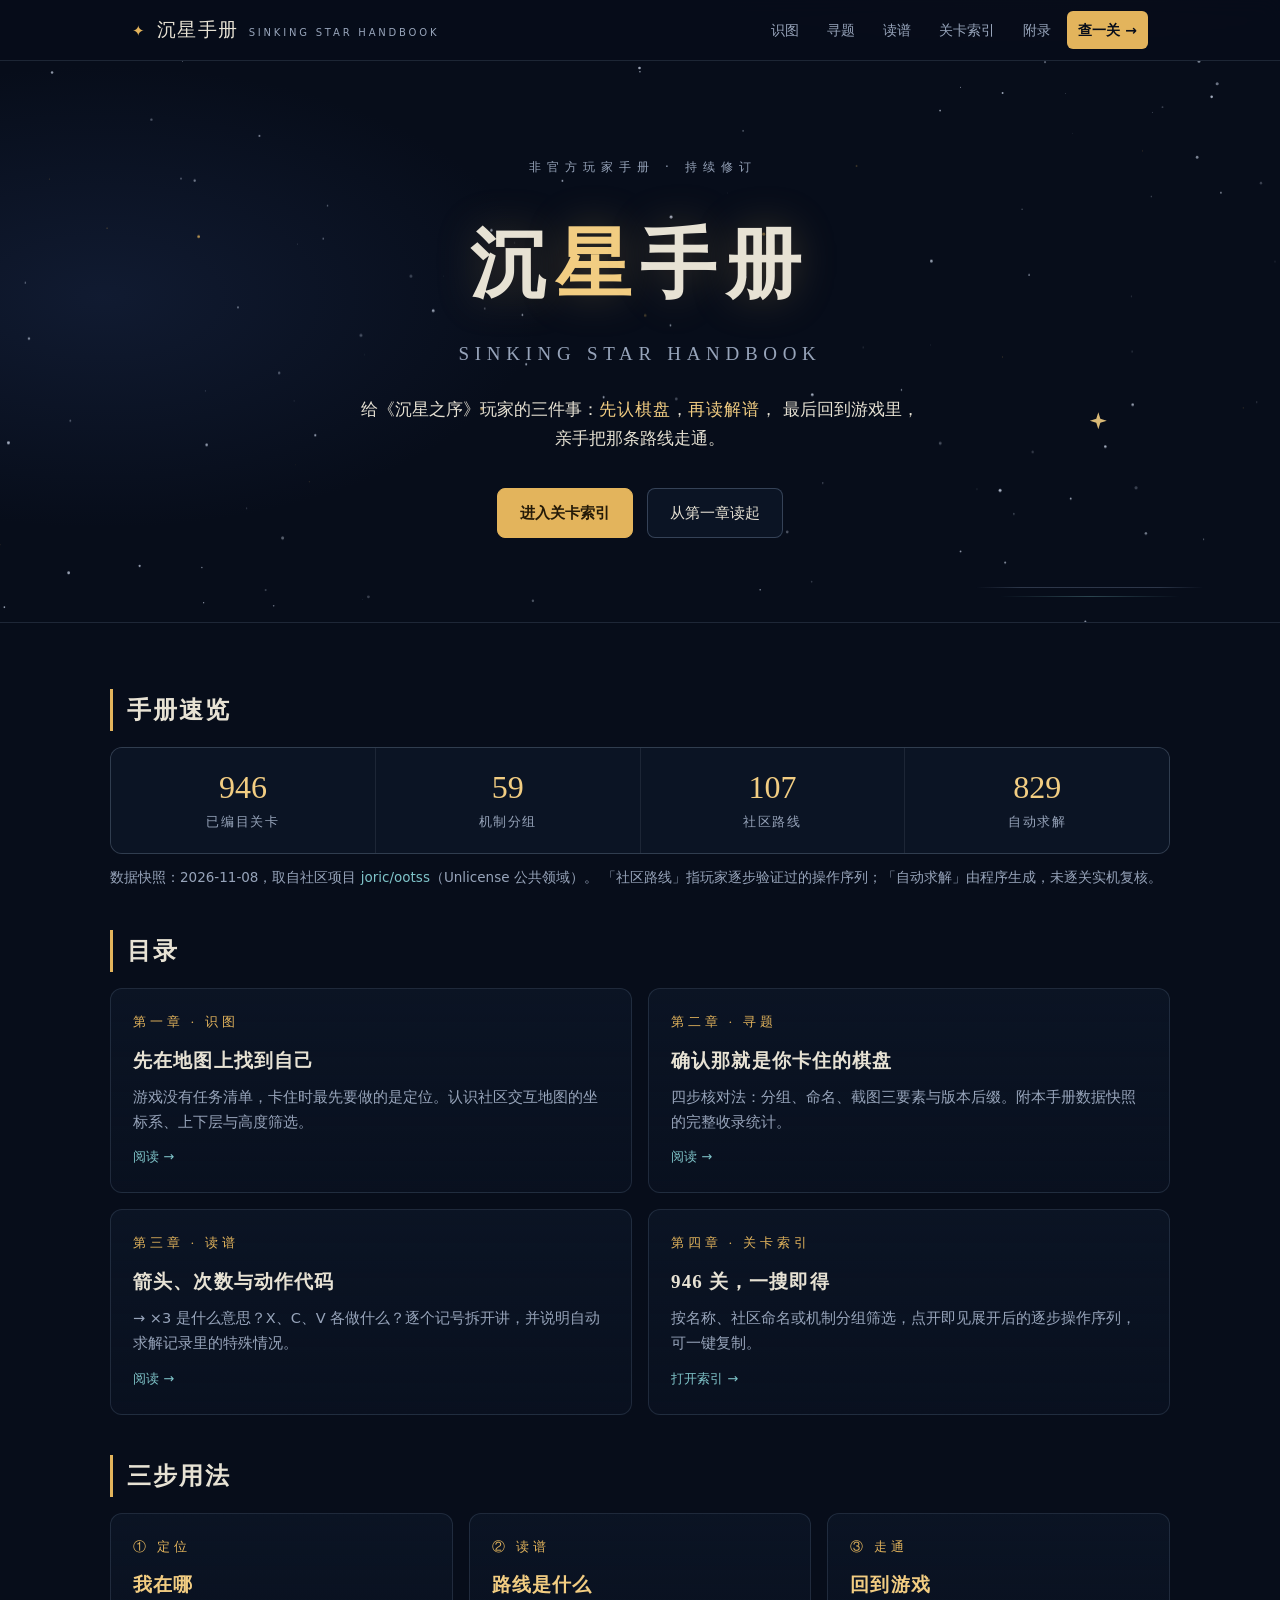
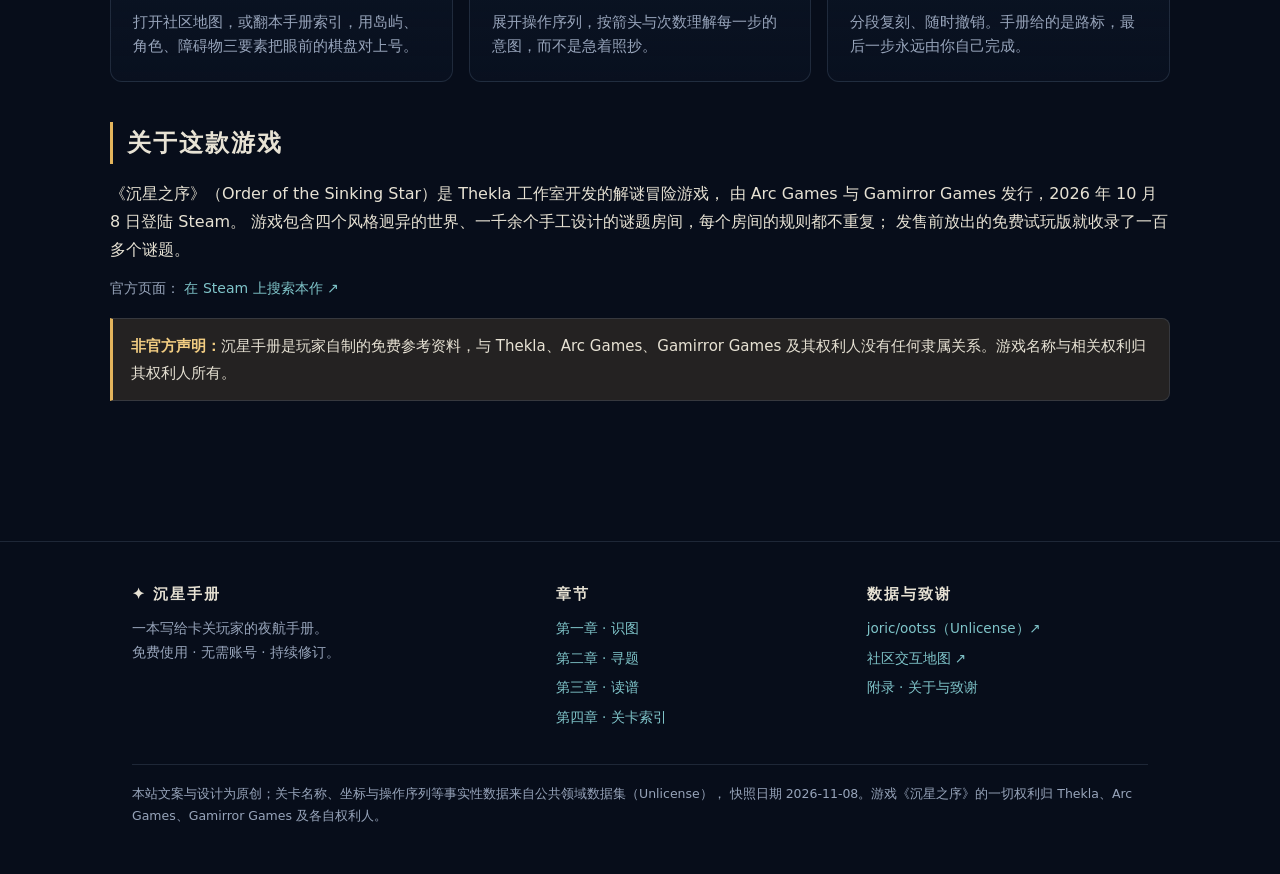
<file: index.html>
<!DOCTYPE html>
<html lang="zh-Hans">
<head>
<meta charset="UTF-8">
<meta name="viewport" content="width=device-width, initial-scale=1">
<title>沉星手册 · 《沉星之序》玩家攻略手册</title>
<meta name="description" content="《沉星之序》（Order of the Sinking Star）非官方玩家手册：交互地图指南、关卡索引与解法读谱。946 个已编目关卡，数据来自社区公共领域记录。">
<link rel="icon" type="image/svg+xml" href="assets/icon.svg">
<link rel="stylesheet" href="assets/style.css">
</head>
<body>

<header class="topbar">
  <div class="container topbar-inner">
    <a class="brand" href="index.html"><span class="star">✦</span>沉星手册<small>SINKING STAR HANDBOOK</small></a>
    <button class="nav-toggle" aria-label="打开目录">☰</button>
    <nav class="nav">
      <a href="map.html">识图</a>
      <a href="find.html">寻题</a>
      <a href="notation.html">读谱</a>
      <a href="levels.html">关卡索引</a>
      <a href="about.html">附录</a>
      <a class="nav-cta" href="levels.html">查一关 →</a>
    </nav>
  </div>
</header>

<section class="hero">
  <canvas id="starfield" aria-hidden="true"></canvas>
  <div class="sink-scene" aria-hidden="true">
    <div class="sink-star"></div>
    <div class="sink-line"></div>
  </div>
  <div class="container hero-inner">
    <div class="eyebrow">非官方玩家手册 · 持续修订</div>
    <h1>沉<span class="glow">星</span>手册</h1>
    <div class="sub">SINKING STAR HANDBOOK</div>
    <p class="tagline">
      给《沉星之序》玩家的三件事：<em>先认棋盘</em>，<em>再读解谱</em>，
      最后回到游戏里，亲手把那条路线走通。
    </p>
    <div class="hero-actions">
      <a class="btn btn-gold" href="levels.html">进入关卡索引</a>
      <a class="btn" href="map.html">从第一章读起</a>
    </div>
  </div>
</section>

<main class="container prose">

  <section>
    <h2>手册速览</h2>
    <div class="stat-strip">
      <div class="stat"><div class="v">946</div><div class="k">已编目关卡</div></div>
      <div class="stat"><div class="v">59</div><div class="k">机制分组</div></div>
      <div class="stat"><div class="v">107</div><div class="k">社区路线</div></div>
      <div class="stat"><div class="v">829</div><div class="k">自动求解</div></div>
    </div>
    <p style="color:var(--muted);font-size:13.5px;margin-top:12px">
      数据快照：2026-11-08，取自社区项目 <a href="https://github.com/joric/ootss" target="_blank" rel="noopener">joric/ootss</a>（Unlicense 公共领域）。
      「社区路线」指玩家逐步验证过的操作序列；「自动求解」由程序生成，未逐关实机复核。
    </p>
  </section>

  <section>
    <h2>目录</h2>
    <div class="grid grid-2">
      <div class="card">
        <div class="num">第一章 · 识图</div>
        <h3><a href="map.html">先在地图上找到自己</a></h3>
        <p>游戏没有任务清单，卡住时最先要做的是定位。认识社区交互地图的坐标系、上下层与高度筛选。</p>
        <a class="go" href="map.html">阅读 →</a>
      </div>
      <div class="card">
        <div class="num">第二章 · 寻题</div>
        <h3><a href="find.html">确认那就是你卡住的棋盘</a></h3>
        <p>四步核对法：分组、命名、截图三要素与版本后缀。附本手册数据快照的完整收录统计。</p>
        <a class="go" href="find.html">阅读 →</a>
      </div>
      <div class="card">
        <div class="num">第三章 · 读谱</div>
        <h3><a href="notation.html">箭头、次数与动作代码</a></h3>
        <p>→ ×3 是什么意思？X、C、V 各做什么？逐个记号拆开讲，并说明自动求解记录里的特殊情况。</p>
        <a class="go" href="notation.html">阅读 →</a>
      </div>
      <div class="card">
        <div class="num">第四章 · 关卡索引</div>
        <h3><a href="levels.html">946 关，一搜即得</a></h3>
        <p>按名称、社区命名或机制分组筛选，点开即见展开后的逐步操作序列，可一键复制。</p>
        <a class="go" href="levels.html">打开索引 →</a>
      </div>
    </div>
  </section>

  <section>
    <h2>三步用法</h2>
    <div class="grid grid-3">
      <div class="card">
        <div class="num">① 定位</div>
        <h3>我在哪</h3>
        <p>打开社区地图，或翻本手册索引，用岛屿、角色、障碍物三要素把眼前的棋盘对上号。</p>
      </div>
      <div class="card">
        <div class="num">② 读谱</div>
        <h3>路线是什么</h3>
        <p>展开操作序列，按箭头与次数理解每一步的意图，而不是急着照抄。</p>
      </div>
      <div class="card">
        <div class="num">③ 走通</div>
        <h3>回到游戏</h3>
        <p>分段复刻、随时撤销。手册给的是路标，最后一步永远由你自己完成。</p>
      </div>
    </div>
  </section>

  <section>
    <h2>关于这款游戏</h2>
    <p>
      《沉星之序》（Order of the Sinking Star）是 Thekla 工作室开发的解谜冒险游戏，
      由 Arc Games 与 Gamirror Games 发行，2026 年 10 月 8 日登陆 Steam。
      游戏包含四个风格迥异的世界、一千余个手工设计的谜题房间，每个房间的规则都不重复；
      发售前放出的免费试玩版就收录了一百多个谜题。
    </p>
    <p style="color:var(--muted);font-size:14px">
      官方页面：
      <a href="https://store.steampowered.com/search/?term=Order+of+the+Sinking+Star" target="_blank" rel="noopener">在 Steam 上搜索本作 ↗</a>
    </p>
    <div class="note gold">
      <b>非官方声明：</b>沉星手册是玩家自制的免费参考资料，与 Thekla、Arc Games、Gamirror Games
      及其权利人没有任何隶属关系。游戏名称与相关权利归其权利人所有。
    </div>
  </section>

</main>

<footer>
  <div class="container">
    <div class="foot-grid">
      <div>
        <h4>✦ 沉星手册</h4>
        <p style="margin:0">一本写给卡关玩家的夜航手册。<br>免费使用 · 无需账号 · 持续修订。</p>
      </div>
      <div>
        <h4>章节</h4>
        <ul>
          <li><a href="map.html">第一章 · 识图</a></li>
          <li><a href="find.html">第二章 · 寻题</a></li>
          <li><a href="notation.html">第三章 · 读谱</a></li>
          <li><a href="levels.html">第四章 · 关卡索引</a></li>
        </ul>
      </div>
      <div>
        <h4>数据与致谢</h4>
        <ul>
          <li><a href="https://github.com/joric/ootss" target="_blank" rel="noopener">joric/ootss（Unlicense）↗</a></li>
          <li><a href="https://joric.github.io/ootss/" target="_blank" rel="noopener">社区交互地图 ↗</a></li>
          <li><a href="about.html">附录 · 关于与致谢</a></li>
        </ul>
      </div>
    </div>
    <div class="foot-note">
      本站文案与设计为原创；关卡名称、坐标与操作序列等事实性数据来自公共领域数据集（Unlicense），
      快照日期 2026-11-08。游戏《沉星之序》的一切权利归 Thekla、Arc Games、Gamirror Games 及各自权利人。
    </div>
  </div>
</footer>

<script src="assets/main.js"></script>
</body>
</html>
</file>
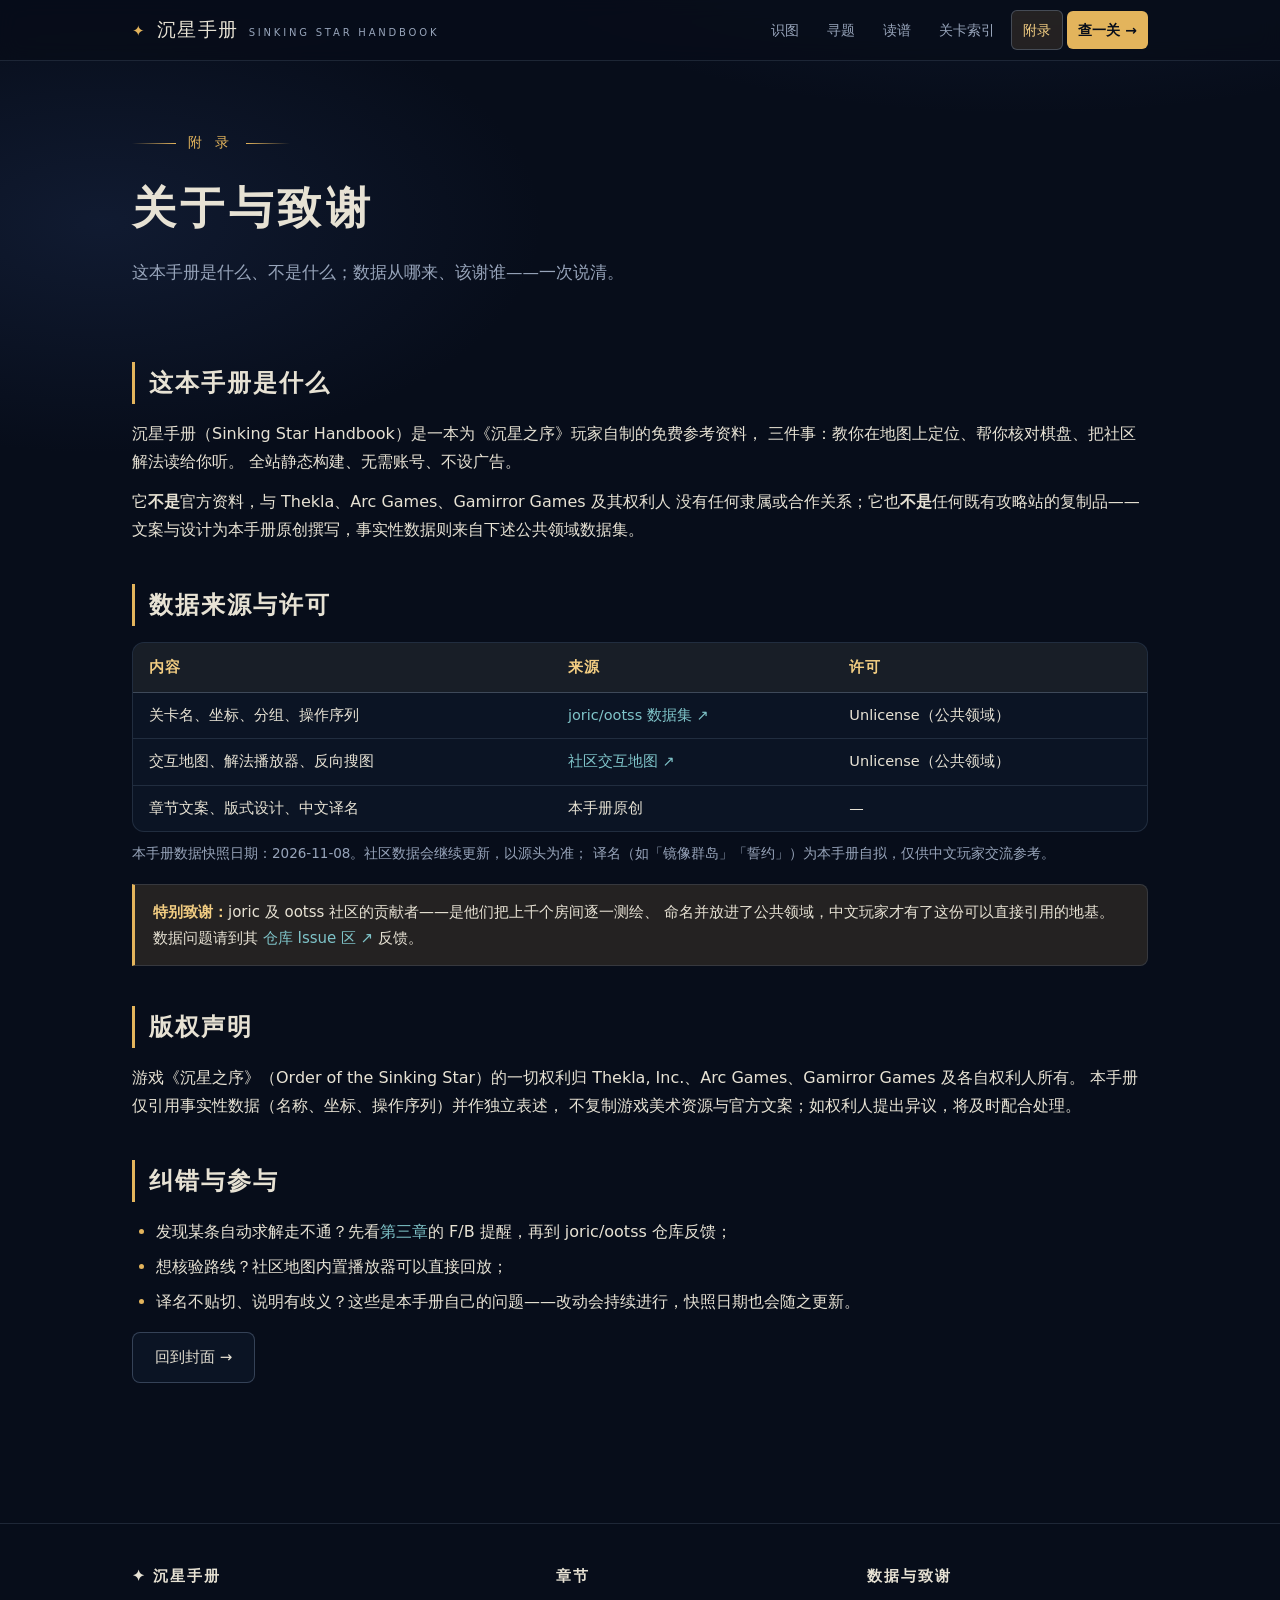
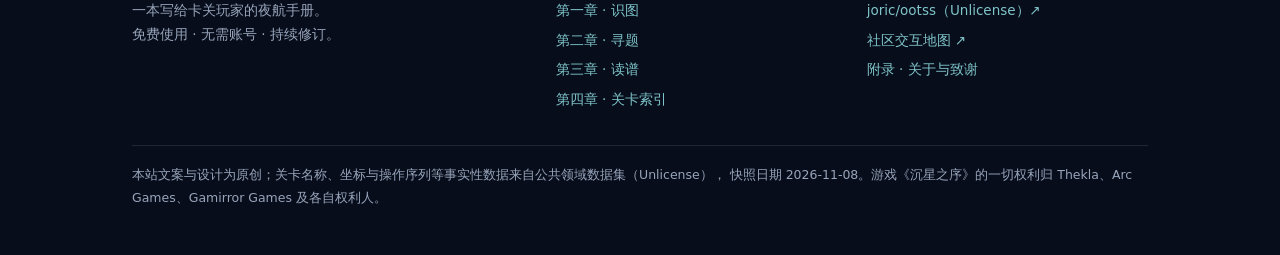
<file: about.html>
<!DOCTYPE html>
<html lang="zh-Hans">
<head>
<meta charset="UTF-8">
<meta name="viewport" content="width=device-width, initial-scale=1">
<title>附录 · 关于与致谢 — 沉星手册</title>
<meta name="description" content="沉星手册的定位声明、数据来源、版权与致谢。">
<link rel="icon" type="image/svg+xml" href="assets/icon.svg">
<link rel="stylesheet" href="assets/style.css">
</head>
<body>

<header class="topbar">
  <div class="container topbar-inner">
    <a class="brand" href="index.html"><span class="star">✦</span>沉星手册<small>SINKING STAR HANDBOOK</small></a>
    <button class="nav-toggle" aria-label="打开目录">☰</button>
    <nav class="nav">
      <a href="map.html">识图</a>
      <a href="find.html">寻题</a>
      <a href="notation.html">读谱</a>
      <a href="levels.html">关卡索引</a>
      <a href="about.html" aria-current="page">附录</a>
      <a class="nav-cta" href="levels.html">查一关 →</a>
    </nav>
  </div>
</header>

<div class="container">
  <div class="page-head">
    <div class="chapter-mark">附 录</div>
    <h1>关于与致谢</h1>
    <p class="lede">
      这本手册是什么、不是什么；数据从哪来、该谢谁——一次说清。
    </p>
  </div>

  <div class="prose">

    <section>
      <h2>这本手册是什么</h2>
      <p>
        沉星手册（Sinking Star Handbook）是一本为《沉星之序》玩家自制的免费参考资料，
        三件事：教你在地图上定位、帮你核对棋盘、把社区解法读给你听。
        全站静态构建、无需账号、不设广告。
      </p>
      <p>
        它<b>不是</b>官方资料，与 Thekla、Arc Games、Gamirror Games 及其权利人
        没有任何隶属或合作关系；它也<b>不是</b>任何既有攻略站的复制品——
        文案与设计为本手册原创撰写，事实性数据则来自下述公共领域数据集。
      </p>
    </section>

    <section>
      <h2>数据来源与许可</h2>
      <div class="table-wrap">
        <table>
          <thead><tr><th>内容</th><th>来源</th><th>许可</th></tr></thead>
          <tbody>
            <tr>
              <td>关卡名、坐标、分组、操作序列</td>
              <td><a href="https://github.com/joric/ootss" target="_blank" rel="noopener">joric/ootss 数据集 ↗</a></td>
              <td>Unlicense（公共领域）</td>
            </tr>
            <tr>
              <td>交互地图、解法播放器、反向搜图</td>
              <td><a href="https://joric.github.io/ootss/" target="_blank" rel="noopener">社区交互地图 ↗</a></td>
              <td>Unlicense（公共领域）</td>
            </tr>
            <tr>
              <td>章节文案、版式设计、中文译名</td>
              <td>本手册原创</td>
              <td>—</td>
            </tr>
          </tbody>
        </table>
      </div>
      <p style="color:var(--muted);font-size:13.5px;margin-top:10px">
        本手册数据快照日期：2026-11-08。社区数据会继续更新，以源头为准；
        译名（如「镜像群岛」「誓约」）为本手册自拟，仅供中文玩家交流参考。
      </p>
      <div class="note gold">
        <b>特别致谢：</b>joric 及 ootss 社区的贡献者——是他们把上千个房间逐一测绘、
        命名并放进了公共领域，中文玩家才有了这份可以直接引用的地基。
        数据问题请到其 <a href="https://github.com/joric/ootss/issues" target="_blank" rel="noopener">仓库 Issue 区 ↗</a> 反馈。
      </div>
    </section>

    <section>
      <h2>版权声明</h2>
      <p>
        游戏《沉星之序》（Order of the Sinking Star）的一切权利归
        Thekla, Inc.、Arc Games、Gamirror Games 及各自权利人所有。
        本手册仅引用事实性数据（名称、坐标、操作序列）并作独立表述，
        不复制游戏美术资源与官方文案；如权利人提出异议，将及时配合处理。
      </p>
    </section>

    <section>
      <h2>纠错与参与</h2>
      <ul>
        <li>发现某条自动求解走不通？先看<a href="notation.html">第三章</a>的 F/B 提醒，再到 joric/ootss 仓库反馈；</li>
        <li>想核验路线？社区地图内置播放器可以直接回放；</li>
        <li>译名不贴切、说明有歧义？这些是本手册自己的问题——改动会持续进行，快照日期也会随之更新。</li>
      </ul>
      <p><a class="btn" href="index.html">回到封面 →</a></p>
    </section>

  </div>
</div>

<footer>
  <div class="container">
    <div class="foot-grid">
      <div>
        <h4>✦ 沉星手册</h4>
        <p style="margin:0">一本写给卡关玩家的夜航手册。<br>免费使用 · 无需账号 · 持续修订。</p>
      </div>
      <div>
        <h4>章节</h4>
        <ul>
          <li><a href="map.html">第一章 · 识图</a></li>
          <li><a href="find.html">第二章 · 寻题</a></li>
          <li><a href="notation.html">第三章 · 读谱</a></li>
          <li><a href="levels.html">第四章 · 关卡索引</a></li>
        </ul>
      </div>
      <div>
        <h4>数据与致谢</h4>
        <ul>
          <li><a href="https://github.com/joric/ootss" target="_blank" rel="noopener">joric/ootss（Unlicense）↗</a></li>
          <li><a href="https://joric.github.io/ootss/" target="_blank" rel="noopener">社区交互地图 ↗</a></li>
          <li><a href="about.html">附录 · 关于与致谢</a></li>
        </ul>
      </div>
    </div>
    <div class="foot-note">
      本站文案与设计为原创；关卡名称、坐标与操作序列等事实性数据来自公共领域数据集（Unlicense），
      快照日期 2026-11-08。游戏《沉星之序》的一切权利归 Thekla、Arc Games、Gamirror Games 及各自权利人。
    </div>
  </div>
</footer>

<script src="assets/main.js"></script>
</body>
</html>
</file>
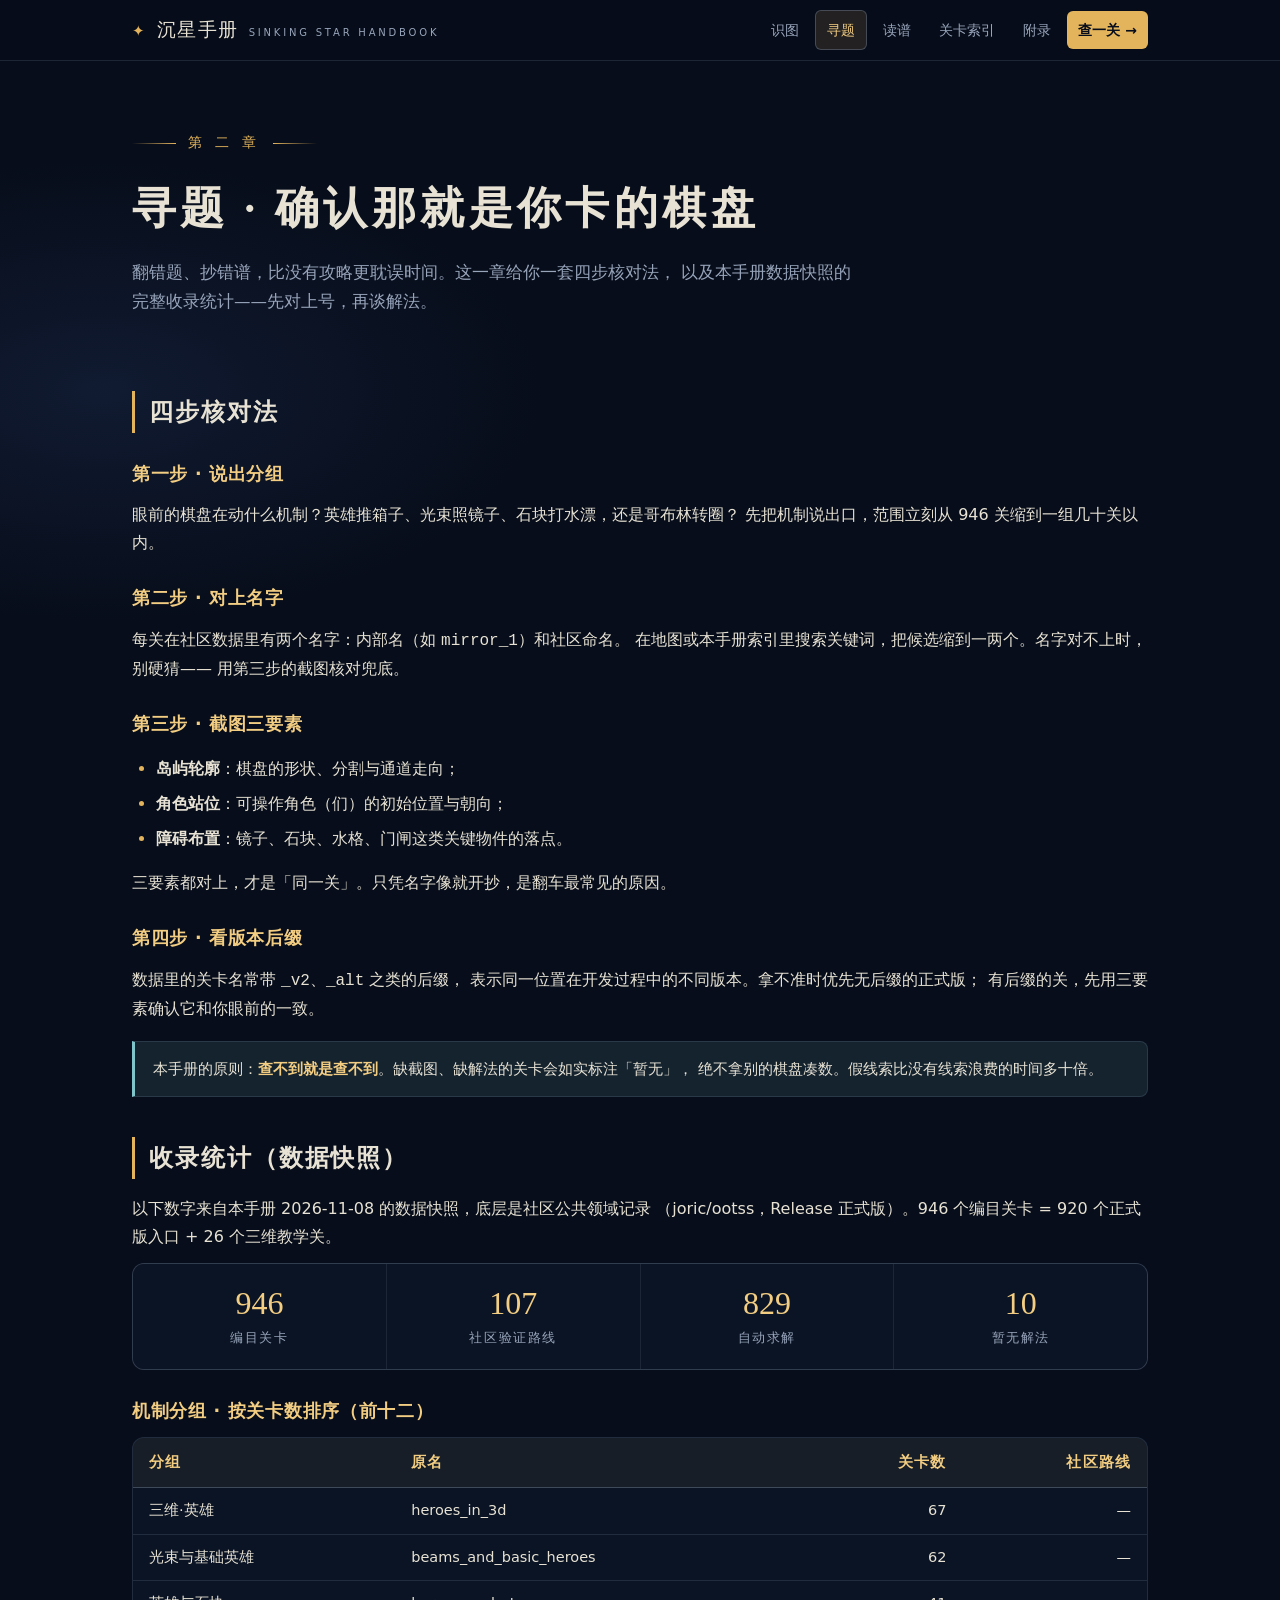
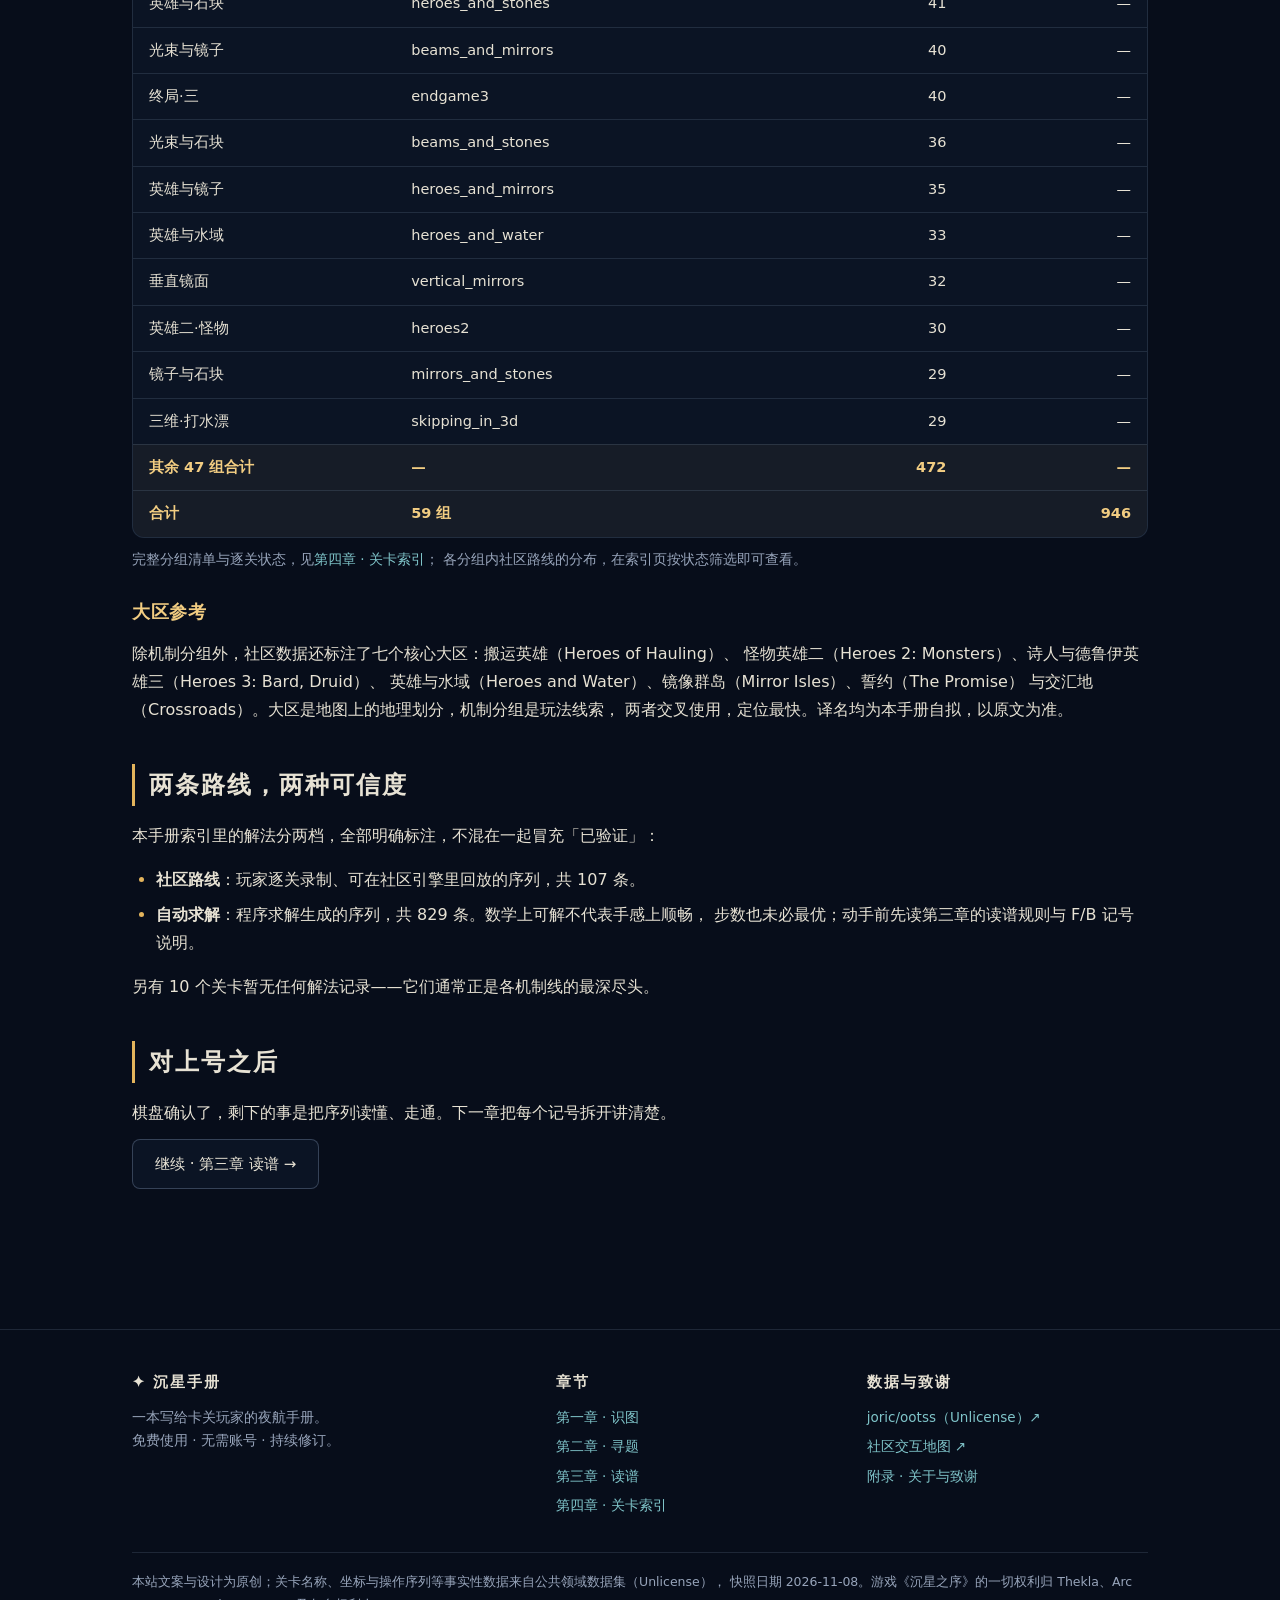
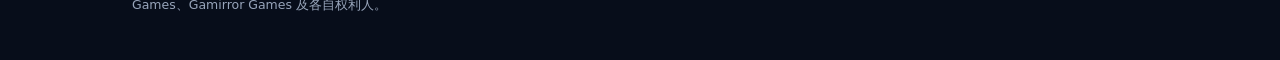
<file: find.html>
<!DOCTYPE html>
<html lang="zh-Hans">
<head>
<meta charset="UTF-8">
<meta name="viewport" content="width=device-width, initial-scale=1">
<title>第二章 · 寻题 — 沉星手册</title>
<meta name="description" content="四步核对法确认你卡住的棋盘，附《沉星之序》946 个编目关卡的收录统计。沉星手册第二章。">
<link rel="icon" type="image/svg+xml" href="assets/icon.svg">
<link rel="stylesheet" href="assets/style.css">
</head>
<body>

<header class="topbar">
  <div class="container topbar-inner">
    <a class="brand" href="index.html"><span class="star">✦</span>沉星手册<small>SINKING STAR HANDBOOK</small></a>
    <button class="nav-toggle" aria-label="打开目录">☰</button>
    <nav class="nav">
      <a href="map.html">识图</a>
      <a href="find.html" aria-current="page">寻题</a>
      <a href="notation.html">读谱</a>
      <a href="levels.html">关卡索引</a>
      <a href="about.html">附录</a>
      <a class="nav-cta" href="levels.html">查一关 →</a>
    </nav>
  </div>
</header>

<div class="container">
  <div class="page-head">
    <div class="chapter-mark">第 二 章</div>
    <h1>寻题 · 确认那就是你卡的棋盘</h1>
    <p class="lede">
      翻错题、抄错谱，比没有攻略更耽误时间。这一章给你一套四步核对法，
      以及本手册数据快照的完整收录统计——先对上号，再谈解法。
    </p>
  </div>

  <div class="prose">

    <section>
      <h2>四步核对法</h2>
      <h3>第一步 · 说出分组</h3>
      <p>
        眼前的棋盘在动什么机制？英雄推箱子、光束照镜子、石块打水漂，还是哥布林转圈？
        先把机制说出口，范围立刻从 946 关缩到一组几十关以内。
      </p>
      <h3>第二步 · 对上名字</h3>
      <p>
        每关在社区数据里有两个名字：内部名（如 <code>mirror_1</code>）和社区命名。
        在地图或本手册索引里搜索关键词，把候选缩到一两个。名字对不上时，别硬猜——
        用第三步的截图核对兜底。
      </p>
      <h3>第三步 · 截图三要素</h3>
      <ul>
        <li><b>岛屿轮廓</b>：棋盘的形状、分割与通道走向；</li>
        <li><b>角色站位</b>：可操作角色（们）的初始位置与朝向；</li>
        <li><b>障碍布置</b>：镜子、石块、水格、门闸这类关键物件的落点。</li>
      </ul>
      <p>三要素都对上，才是「同一关」。只凭名字像就开抄，是翻车最常见的原因。</p>
      <h3>第四步 · 看版本后缀</h3>
      <p>
        数据里的关卡名常带 <code>_v2</code>、<code>_alt</code> 之类的后缀，
        表示同一位置在开发过程中的不同版本。拿不准时优先无后缀的正式版；
        有后缀的关，先用三要素确认它和你眼前的一致。
      </p>
      <div class="note">
        本手册的原则：<b>查不到就是查不到</b>。缺截图、缺解法的关卡会如实标注「暂无」，
        绝不拿别的棋盘凑数。假线索比没有线索浪费的时间多十倍。
      </div>
    </section>

    <section>
      <h2>收录统计（数据快照）</h2>
      <p>
        以下数字来自本手册 2026-11-08 的数据快照，底层是社区公共领域记录
        （joric/ootss，Release 正式版）。946 个编目关卡 = 920 个正式版入口 + 26 个三维教学关。
      </p>
      <div class="stat-strip" style="margin-bottom:22px">
        <div class="stat"><div class="v">946</div><div class="k">编目关卡</div></div>
        <div class="stat"><div class="v">107</div><div class="k">社区验证路线</div></div>
        <div class="stat"><div class="v">829</div><div class="k">自动求解</div></div>
        <div class="stat"><div class="v">10</div><div class="k">暂无解法</div></div>
      </div>

      <h3>机制分组 · 按关卡数排序（前十二）</h3>
      <div class="table-wrap">
        <table>
          <thead><tr><th>分组</th><th>原名</th><th class="num">关卡数</th><th class="num">社区路线</th></tr></thead>
          <tbody>
            <tr><td>三维·英雄</td><td>heroes_in_3d</td><td class="num">67</td><td class="num">—</td></tr>
            <tr><td>光束与基础英雄</td><td>beams_and_basic_heroes</td><td class="num">62</td><td class="num">—</td></tr>
            <tr><td>英雄与石块</td><td>heroes_and_stones</td><td class="num">41</td><td class="num">—</td></tr>
            <tr><td>光束与镜子</td><td>beams_and_mirrors</td><td class="num">40</td><td class="num">—</td></tr>
            <tr><td>终局·三</td><td>endgame3</td><td class="num">40</td><td class="num">—</td></tr>
            <tr><td>光束与石块</td><td>beams_and_stones</td><td class="num">36</td><td class="num">—</td></tr>
            <tr><td>英雄与镜子</td><td>heroes_and_mirrors</td><td class="num">35</td><td class="num">—</td></tr>
            <tr><td>英雄与水域</td><td>heroes_and_water</td><td class="num">33</td><td class="num">—</td></tr>
            <tr><td>垂直镜面</td><td>vertical_mirrors</td><td class="num">32</td><td class="num">—</td></tr>
            <tr><td>英雄二·怪物</td><td>heroes2</td><td class="num">30</td><td class="num">—</td></tr>
            <tr><td>镜子与石块</td><td>mirrors_and_stones</td><td class="num">29</td><td class="num">—</td></tr>
            <tr><td>三维·打水漂</td><td>skipping_in_3d</td><td class="num">29</td><td class="num">—</td></tr>
            <tr class="total"><td>其余 47 组合计</td><td>—</td><td class="num">472</td><td class="num">—</td></tr>
            <tr class="total"><td>合计</td><td>59 组</td><td class="num" colspan="2">946</td></tr>
          </tbody>
        </table>
      </div>
      <p style="color:var(--muted);font-size:13.5px;margin-top:10px">
        完整分组清单与逐关状态，见<a href="levels.html">第四章 · 关卡索引</a>；
        各分组内社区路线的分布，在索引页按状态筛选即可查看。
      </p>

      <h3>大区参考</h3>
      <p>
        除机制分组外，社区数据还标注了七个核心大区：搬运英雄（Heroes of Hauling）、
        怪物英雄二（Heroes 2: Monsters）、诗人与德鲁伊英雄三（Heroes 3: Bard, Druid）、
        英雄与水域（Heroes and Water）、镜像群岛（Mirror Isles）、誓约（The Promise）
        与交汇地（Crossroads）。大区是地图上的地理划分，机制分组是玩法线索，
        两者交叉使用，定位最快。译名均为本手册自拟，以原文为准。
      </p>
    </section>

    <section>
      <h2>两条路线，两种可信度</h2>
      <p>
        本手册索引里的解法分两档，全部明确标注，不混在一起冒充「已验证」：
      </p>
      <ul>
        <li><b>社区路线</b>：玩家逐关录制、可在社区引擎里回放的序列，共 107 条。</li>
        <li><b>自动求解</b>：程序求解生成的序列，共 829 条。数学上可解不代表手感上顺畅，
          步数也未必最优；动手前先读第三章的读谱规则与 F/B 记号说明。</li>
      </ul>
      <p>另有 10 个关卡暂无任何解法记录——它们通常正是各机制线的最深尽头。</p>
    </section>

    <section>
      <h2>对上号之后</h2>
      <p>
        棋盘确认了，剩下的事是把序列读懂、走通。下一章把每个记号拆开讲清楚。
      </p>
      <p><a class="btn" href="notation.html">继续 · 第三章 读谱 →</a></p>
    </section>

  </div>
</div>

<footer>
  <div class="container">
    <div class="foot-grid">
      <div>
        <h4>✦ 沉星手册</h4>
        <p style="margin:0">一本写给卡关玩家的夜航手册。<br>免费使用 · 无需账号 · 持续修订。</p>
      </div>
      <div>
        <h4>章节</h4>
        <ul>
          <li><a href="map.html">第一章 · 识图</a></li>
          <li><a href="find.html">第二章 · 寻题</a></li>
          <li><a href="notation.html">第三章 · 读谱</a></li>
          <li><a href="levels.html">第四章 · 关卡索引</a></li>
        </ul>
      </div>
      <div>
        <h4>数据与致谢</h4>
        <ul>
          <li><a href="https://github.com/joric/ootss" target="_blank" rel="noopener">joric/ootss（Unlicense）↗</a></li>
          <li><a href="https://joric.github.io/ootss/" target="_blank" rel="noopener">社区交互地图 ↗</a></li>
          <li><a href="about.html">附录 · 关于与致谢</a></li>
        </ul>
      </div>
    </div>
    <div class="foot-note">
      本站文案与设计为原创；关卡名称、坐标与操作序列等事实性数据来自公共领域数据集（Unlicense），
      快照日期 2026-11-08。游戏《沉星之序》的一切权利归 Thekla、Arc Games、Gamirror Games 及各自权利人。
    </div>
  </div>
</footer>

<script src="assets/main.js"></script>
</body>
</html>
</file>
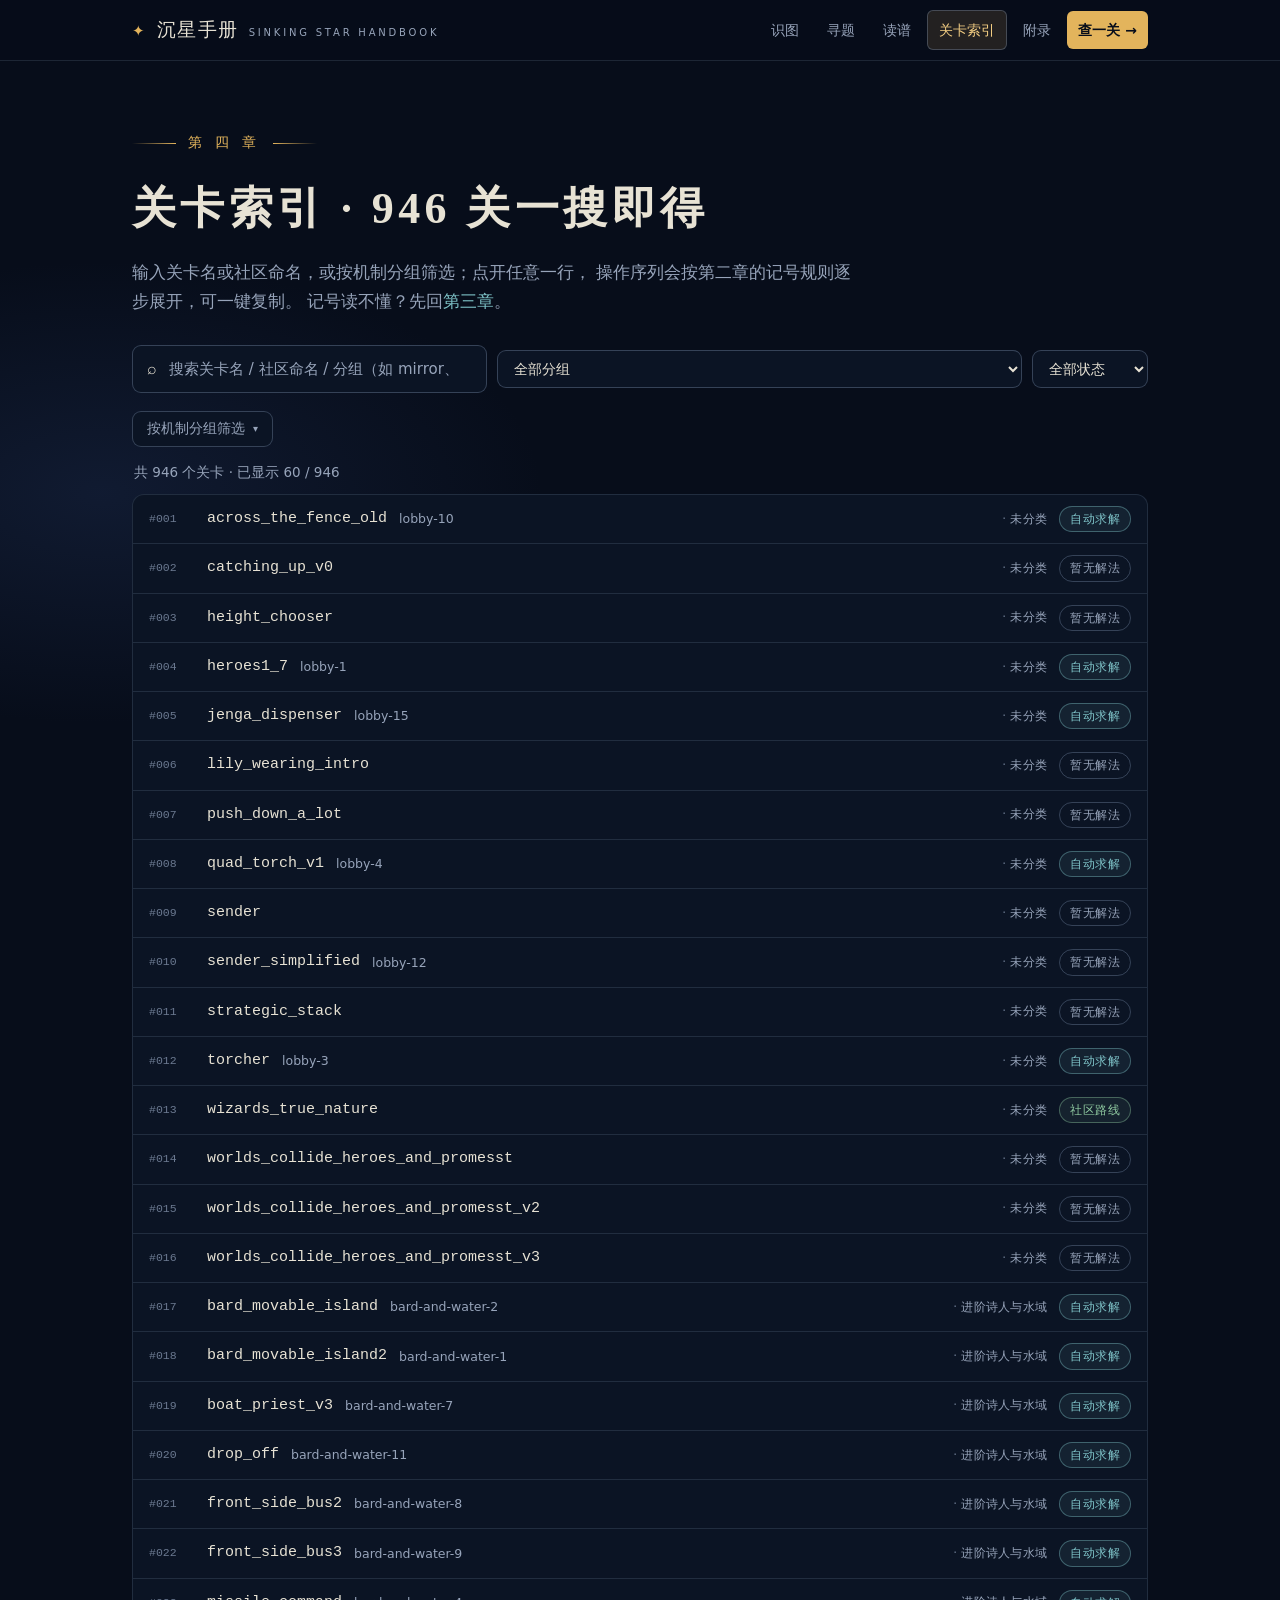
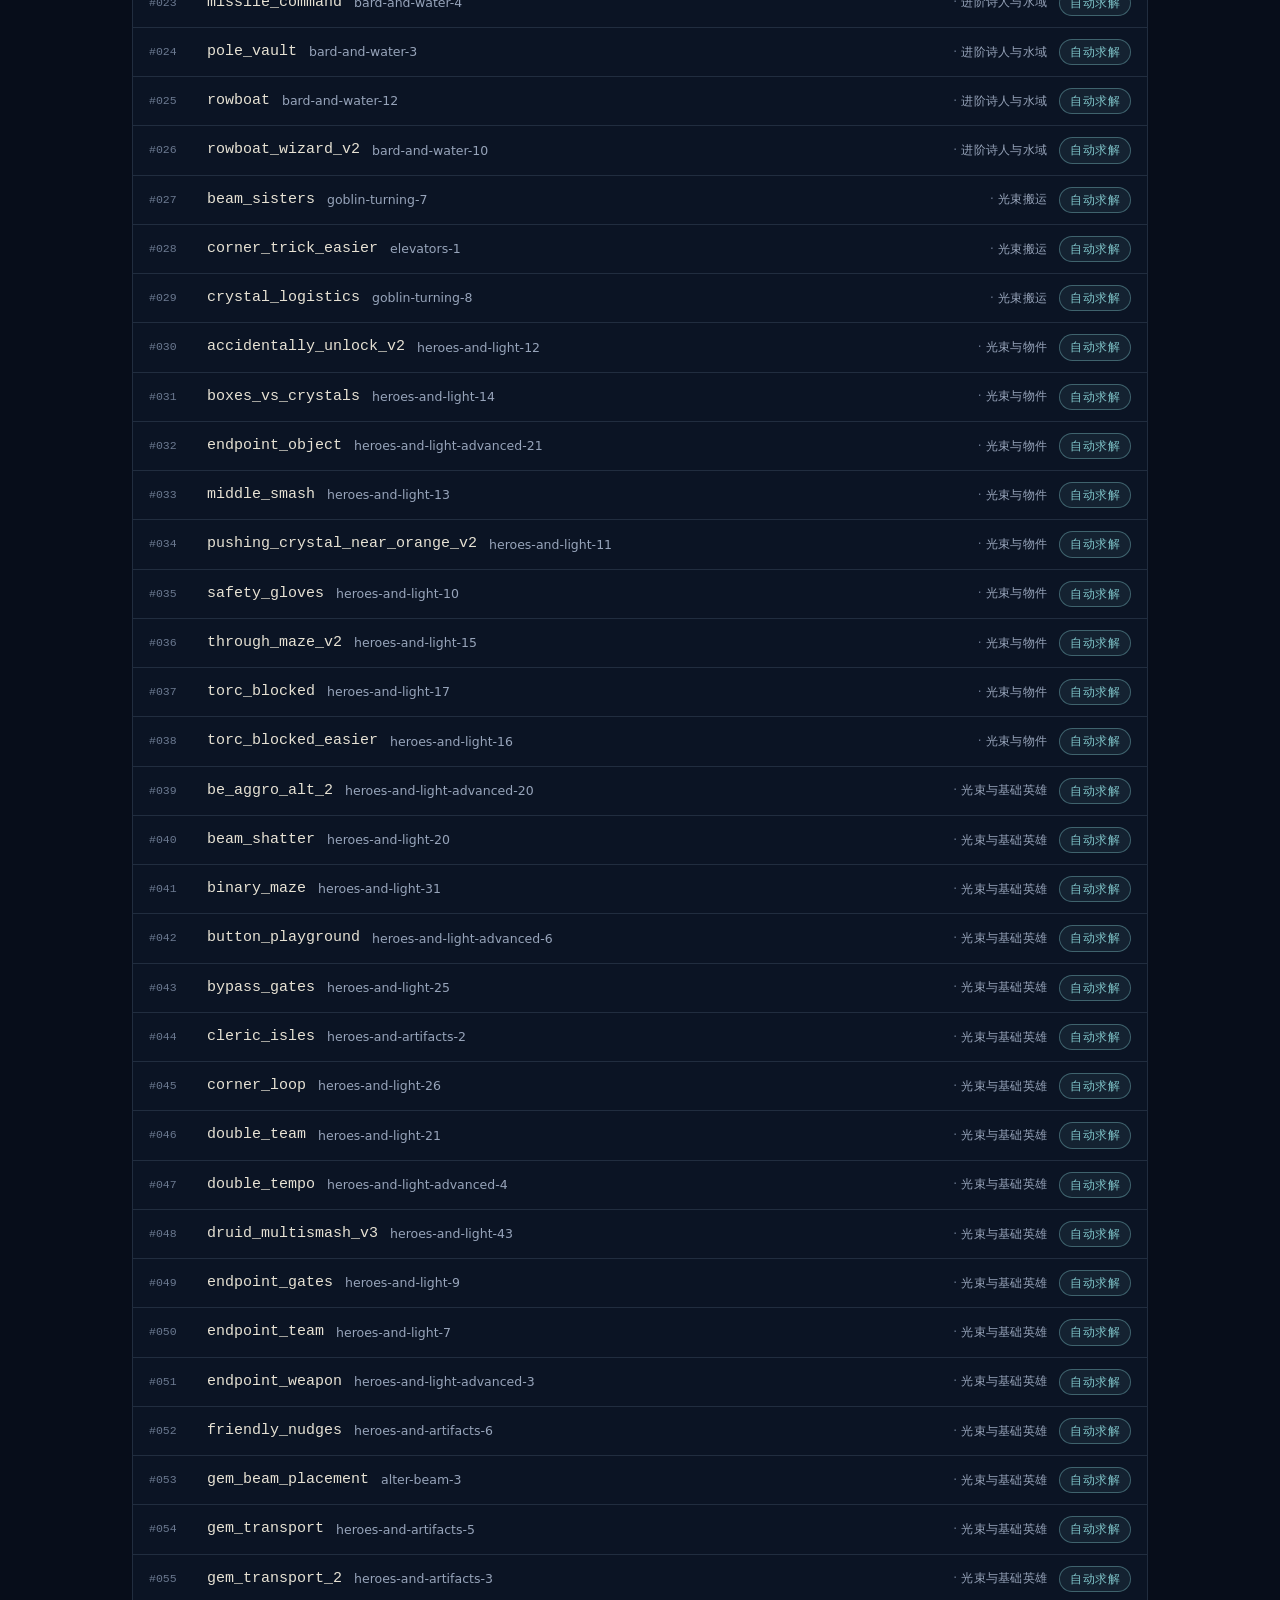
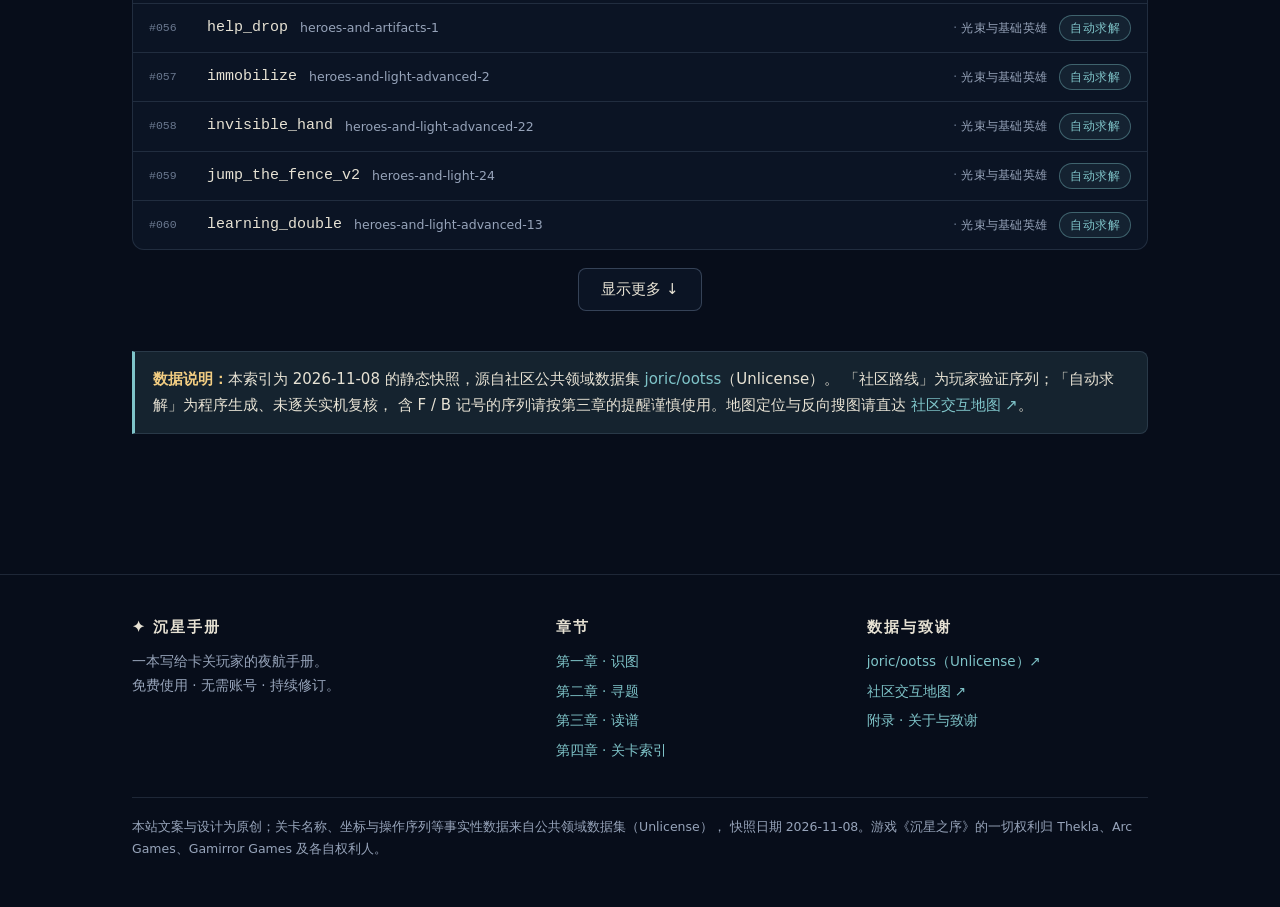
<file: levels.html>
<!DOCTYPE html>
<html lang="zh-Hans">
<head>
<meta charset="UTF-8">
<meta name="viewport" content="width=device-width, initial-scale=1">
<title>第四章 · 关卡索引 — 沉星手册</title>
<meta name="description" content="《沉星之序》946 个编目关卡的可搜索索引：按名称、社区命名或机制分组筛选，点开即见逐步展开的操作序列。">
<link rel="icon" type="image/svg+xml" href="assets/icon.svg">
<link rel="stylesheet" href="assets/style.css">
</head>
<body>

<header class="topbar">
  <div class="container topbar-inner">
    <a class="brand" href="index.html"><span class="star">✦</span>沉星手册<small>SINKING STAR HANDBOOK</small></a>
    <button class="nav-toggle" aria-label="打开目录">☰</button>
    <nav class="nav">
      <a href="map.html">识图</a>
      <a href="find.html">寻题</a>
      <a href="notation.html">读谱</a>
      <a href="levels.html" aria-current="page">关卡索引</a>
      <a href="about.html">附录</a>
      <a class="nav-cta" href="levels.html">查一关 →</a>
    </nav>
  </div>
</header>

<div class="container">
  <div class="page-head">
    <div class="chapter-mark">第 四 章</div>
    <h1>关卡索引 · 946 关一搜即得</h1>
    <p class="lede">
      输入关卡名或社区命名，或按机制分组筛选；点开任意一行，
      操作序列会按第二章的记号规则逐步展开，可一键复制。
      记号读不懂？先回<a href="notation.html">第三章</a>。
    </p>
  </div>

  <div class="prose" style="padding-top:6px">

    <div class="toolbar">
      <div class="search-box">
        <span aria-hidden="true">⌕</span>
        <input id="lv-search" type="search" placeholder="搜索关卡名 / 社区命名 / 分组（如 mirror、heroes）…" autocomplete="off">
      </div>
      <select id="lv-set" class="filter" aria-label="机制分组">
        <option value="">全部分组</option>
      </select>
      <select id="lv-status" class="filter" aria-label="解法状态">
        <option value="all">全部状态</option>
        <option value="comm">仅社区路线</option>
        <option value="auto">仅自动求解</option>
        <option value="any">有解法记录</option>
        <option value="none">暂无解法</option>
      </select>
    </div>

    <div class="chips-bar">
      <button class="chips-toggle" id="lv-chips-toggle" aria-expanded="false" aria-controls="lv-chips">按机制分组筛选 <span class="caret" aria-hidden="true">▾</span></button>
    </div>

    <div class="chips" id="lv-chips" hidden></div>

    <div class="result-meta" id="lv-meta">正在载入索引…</div>

    <div class="lv-detail" id="lv-detail" style="display:none" aria-live="polite"></div>

    <div class="lv-list" id="lv-list"></div>

    <div class="show-more"><button class="btn" id="lv-more">显示更多 ↓</button></div>

    <section style="margin-top:26px">
      <div class="note">
        <b>数据说明：</b>本索引为 2026-11-08 的静态快照，源自社区公共领域数据集
        <a href="https://github.com/joric/ootss" target="_blank" rel="noopener">joric/ootss</a>（Unlicense）。
        「社区路线」为玩家验证序列；「自动求解」为程序生成、未逐关实机复核，
        含 F / B 记号的序列请按第三章的提醒谨慎使用。地图定位与反向搜图请直达
        <a href="https://joric.github.io/ootss/" target="_blank" rel="noopener">社区交互地图 ↗</a>。
      </div>
    </section>

  </div>
</div>

<footer>
  <div class="container">
    <div class="foot-grid">
      <div>
        <h4>✦ 沉星手册</h4>
        <p style="margin:0">一本写给卡关玩家的夜航手册。<br>免费使用 · 无需账号 · 持续修订。</p>
      </div>
      <div>
        <h4>章节</h4>
        <ul>
          <li><a href="map.html">第一章 · 识图</a></li>
          <li><a href="find.html">第二章 · 寻题</a></li>
          <li><a href="notation.html">第三章 · 读谱</a></li>
          <li><a href="levels.html">第四章 · 关卡索引</a></li>
        </ul>
      </div>
      <div>
        <h4>数据与致谢</h4>
        <ul>
          <li><a href="https://github.com/joric/ootss" target="_blank" rel="noopener">joric/ootss（Unlicense）↗</a></li>
          <li><a href="https://joric.github.io/ootss/" target="_blank" rel="noopener">社区交互地图 ↗</a></li>
          <li><a href="about.html">附录 · 关于与致谢</a></li>
        </ul>
      </div>
    </div>
    <div class="foot-note">
      本站文案与设计为原创；关卡名称、坐标与操作序列等事实性数据来自公共领域数据集（Unlicense），
      快照日期 2026-11-08。游戏《沉星之序》的一切权利归 Thekla、Arc Games、Gamirror Games 及各自权利人。
    </div>
  </div>
</footer>

<script src="assets/data/levels-index.js"></script>
<script src="assets/main.js"></script>
</body>
</html>
</file>
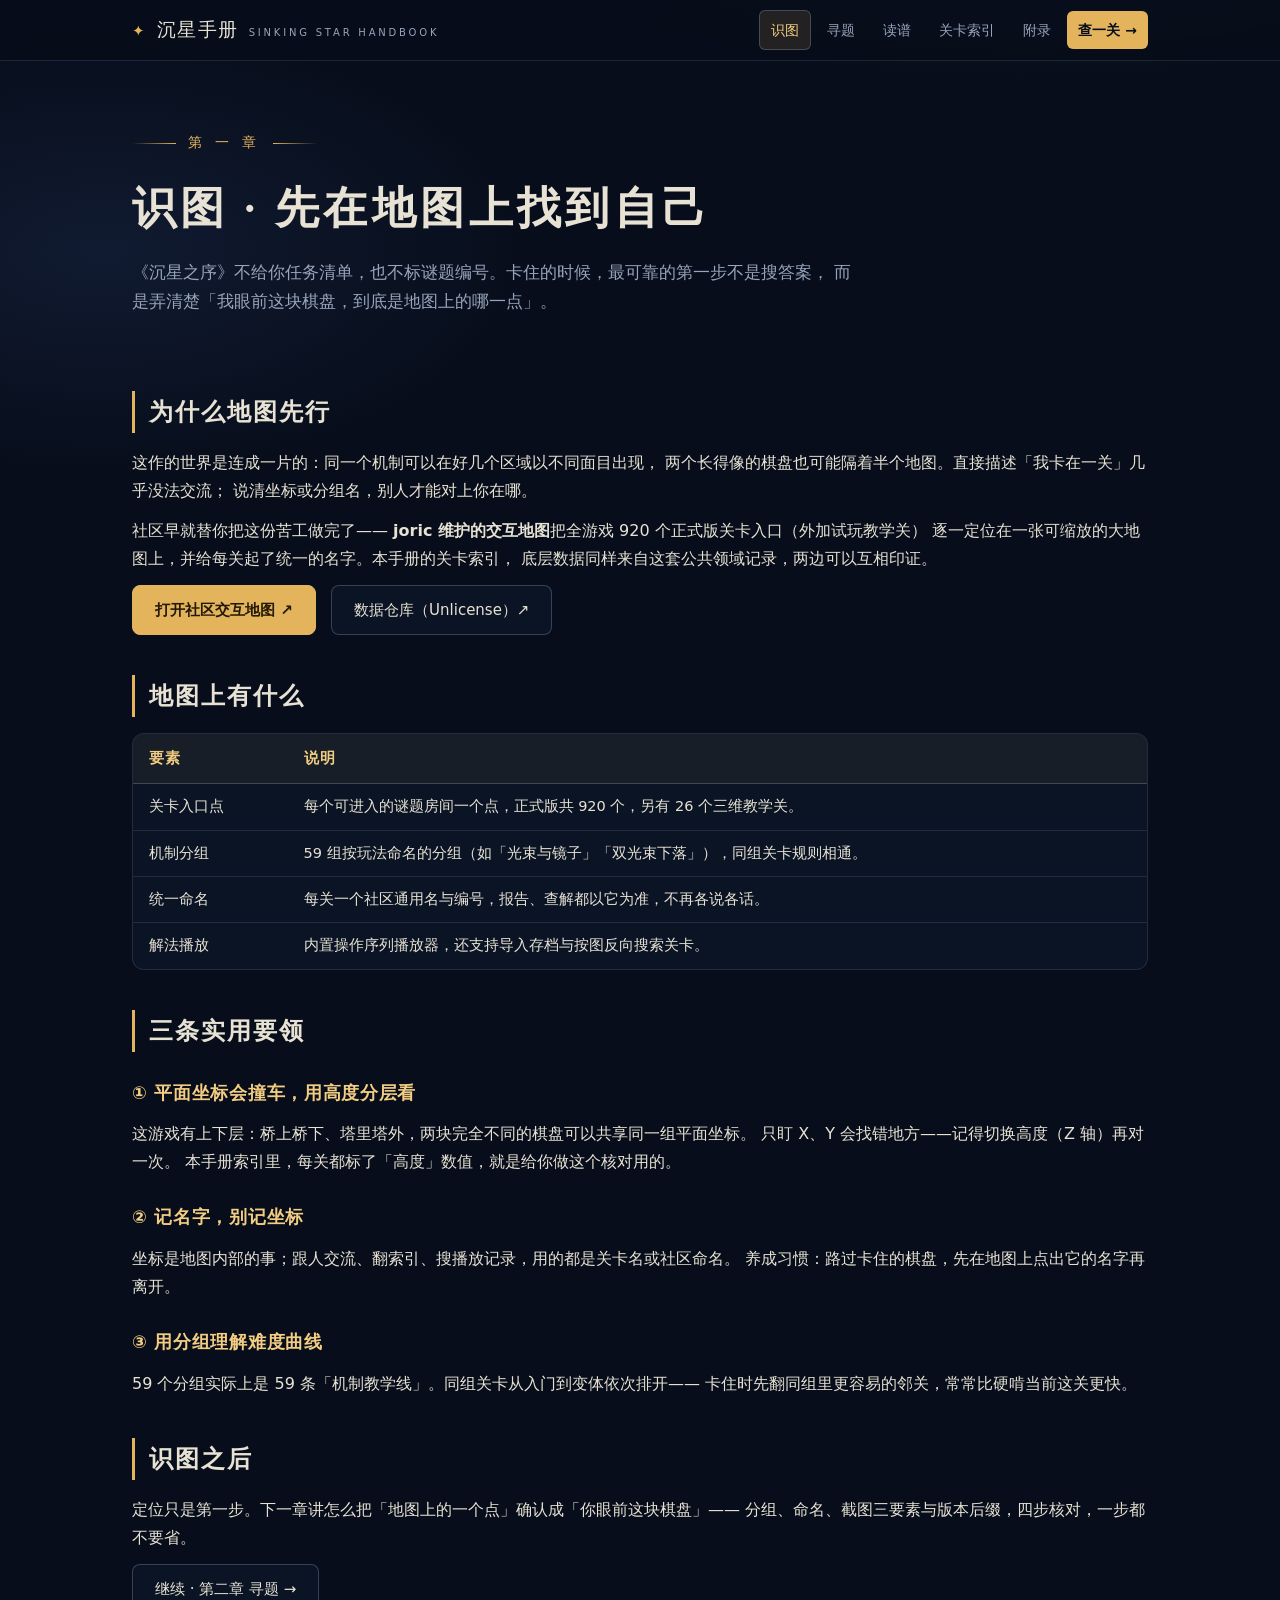
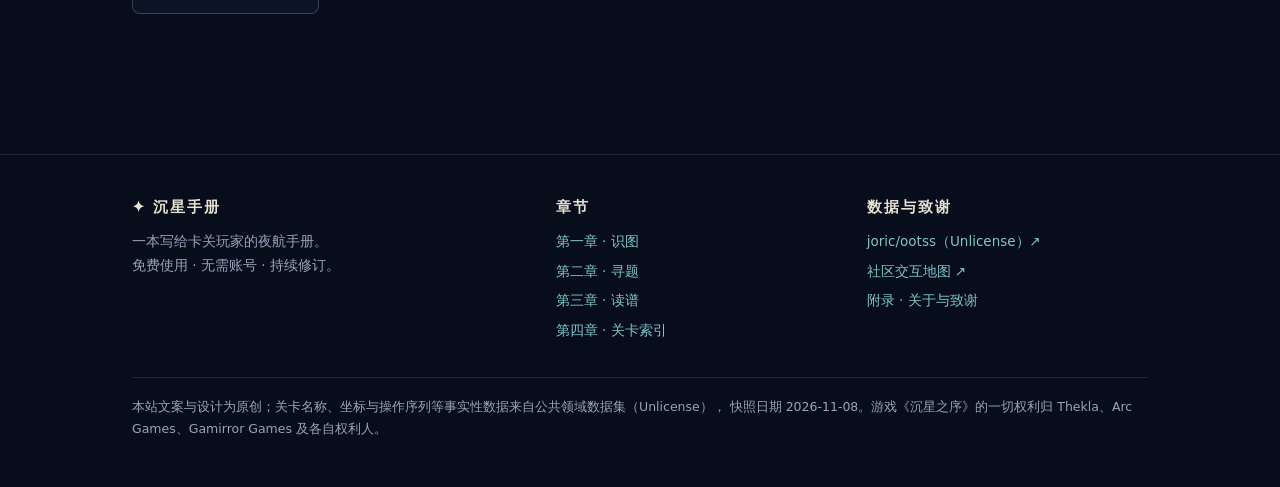
<file: map.html>
<!DOCTYPE html>
<html lang="zh-Hans">
<head>
<meta charset="UTF-8">
<meta name="viewport" content="width=device-width, initial-scale=1">
<title>第一章 · 识图 — 沉星手册</title>
<meta name="description" content="用社区交互地图给《沉星之序》定位：坐标系、上下层、高度筛选与按名搜索。沉星手册第一章。">
<link rel="icon" type="image/svg+xml" href="assets/icon.svg">
<link rel="stylesheet" href="assets/style.css">
</head>
<body>

<header class="topbar">
  <div class="container topbar-inner">
    <a class="brand" href="index.html"><span class="star">✦</span>沉星手册<small>SINKING STAR HANDBOOK</small></a>
    <button class="nav-toggle" aria-label="打开目录">☰</button>
    <nav class="nav">
      <a href="map.html" aria-current="page">识图</a>
      <a href="find.html">寻题</a>
      <a href="notation.html">读谱</a>
      <a href="levels.html">关卡索引</a>
      <a href="about.html">附录</a>
      <a class="nav-cta" href="levels.html">查一关 →</a>
    </nav>
  </div>
</header>

<div class="container">
  <div class="page-head">
    <div class="chapter-mark">第 一 章</div>
    <h1>识图 · 先在地图上找到自己</h1>
    <p class="lede">
      《沉星之序》不给你任务清单，也不标谜题编号。卡住的时候，最可靠的第一步不是搜答案，
      而是弄清楚「我眼前这块棋盘，到底是地图上的哪一点」。
    </p>
  </div>

  <div class="prose">

    <section>
      <h2>为什么地图先行</h2>
      <p>
        这作的世界是连成一片的：同一个机制可以在好几个区域以不同面目出现，
        两个长得像的棋盘也可能隔着半个地图。直接描述「我卡在一关」几乎没法交流；
        说清坐标或分组名，别人才能对上你在哪。
      </p>
      <p>
        社区早就替你把这份苦工做完了——
        <b>joric 维护的交互地图</b>把全游戏 920 个正式版关卡入口（外加试玩教学关）
        逐一定位在一张可缩放的大地图上，并给每关起了统一的名字。本手册的关卡索引，
        底层数据同样来自这套公共领域记录，两边可以互相印证。
      </p>
      <p>
        <a class="btn btn-gold" href="https://joric.github.io/ootss/" target="_blank" rel="noopener">打开社区交互地图 ↗</a>
        &nbsp;
        <a class="btn" href="https://github.com/joric/ootss" target="_blank" rel="noopener">数据仓库（Unlicense）↗</a>
      </p>
    </section>

    <section>
      <h2>地图上有什么</h2>
      <div class="table-wrap">
        <table>
          <thead><tr><th>要素</th><th>说明</th></tr></thead>
          <tbody>
            <tr><td>关卡入口点</td><td>每个可进入的谜题房间一个点，正式版共 920 个，另有 26 个三维教学关。</td></tr>
            <tr><td>机制分组</td><td>59 组按玩法命名的分组（如「光束与镜子」「双光束下落」），同组关卡规则相通。</td></tr>
            <tr><td>统一命名</td><td>每关一个社区通用名与编号，报告、查解都以它为准，不再各说各话。</td></tr>
            <tr><td>解法播放</td><td>内置操作序列播放器，还支持导入存档与按图反向搜索关卡。</td></tr>
          </tbody>
        </table>
      </div>
    </section>

    <section>
      <h2>三条实用要领</h2>
      <h3>① 平面坐标会撞车，用高度分层看</h3>
      <p>
        这游戏有上下层：桥上桥下、塔里塔外，两块完全不同的棋盘可以共享同一组平面坐标。
        只盯 X、Y 会找错地方——记得切换高度（Z 轴）再对一次。
        本手册索引里，每关都标了「高度」数值，就是给你做这个核对用的。
      </p>
      <h3>② 记名字，别记坐标</h3>
      <p>
        坐标是地图内部的事；跟人交流、翻索引、搜播放记录，用的都是关卡名或社区命名。
        养成习惯：路过卡住的棋盘，先在地图上点出它的名字再离开。
      </p>
      <h3>③ 用分组理解难度曲线</h3>
      <p>
        59 个分组实际上是 59 条「机制教学线」。同组关卡从入门到变体依次排开——
        卡住时先翻同组里更容易的邻关，常常比硬啃当前这关更快。
      </p>
    </section>

    <section>
      <h2>识图之后</h2>
      <p>
        定位只是第一步。下一章讲怎么把「地图上的一个点」确认成「你眼前这块棋盘」——
        分组、命名、截图三要素与版本后缀，四步核对，一步都不要省。
      </p>
      <p><a class="btn" href="find.html">继续 · 第二章 寻题 →</a></p>
    </section>

  </div>
</div>

<footer>
  <div class="container">
    <div class="foot-grid">
      <div>
        <h4>✦ 沉星手册</h4>
        <p style="margin:0">一本写给卡关玩家的夜航手册。<br>免费使用 · 无需账号 · 持续修订。</p>
      </div>
      <div>
        <h4>章节</h4>
        <ul>
          <li><a href="map.html">第一章 · 识图</a></li>
          <li><a href="find.html">第二章 · 寻题</a></li>
          <li><a href="notation.html">第三章 · 读谱</a></li>
          <li><a href="levels.html">第四章 · 关卡索引</a></li>
        </ul>
      </div>
      <div>
        <h4>数据与致谢</h4>
        <ul>
          <li><a href="https://github.com/joric/ootss" target="_blank" rel="noopener">joric/ootss（Unlicense）↗</a></li>
          <li><a href="https://joric.github.io/ootss/" target="_blank" rel="noopener">社区交互地图 ↗</a></li>
          <li><a href="about.html">附录 · 关于与致谢</a></li>
        </ul>
      </div>
    </div>
    <div class="foot-note">
      本站文案与设计为原创；关卡名称、坐标与操作序列等事实性数据来自公共领域数据集（Unlicense），
      快照日期 2026-11-08。游戏《沉星之序》的一切权利归 Thekla、Arc Games、Gamirror Games 及各自权利人。
    </div>
  </div>
</footer>

<script src="assets/main.js"></script>
</body>
</html>
</file>
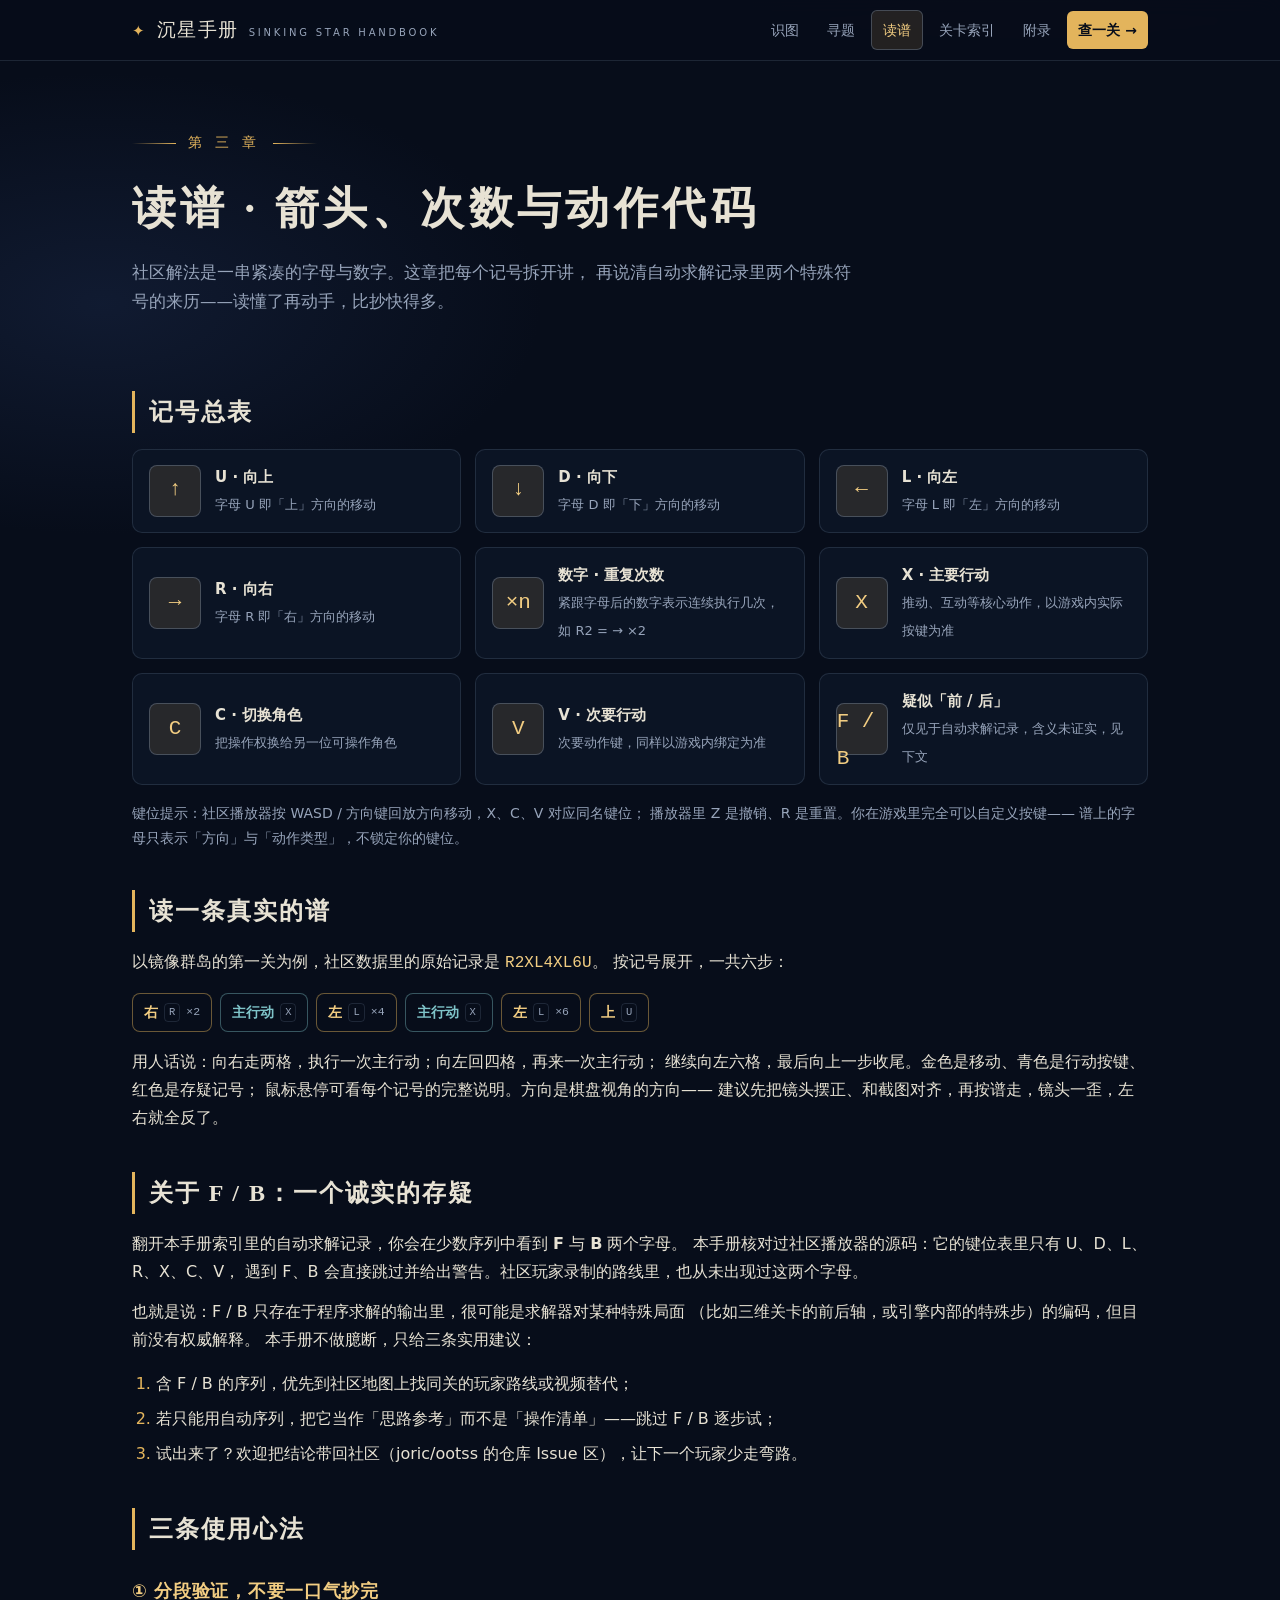
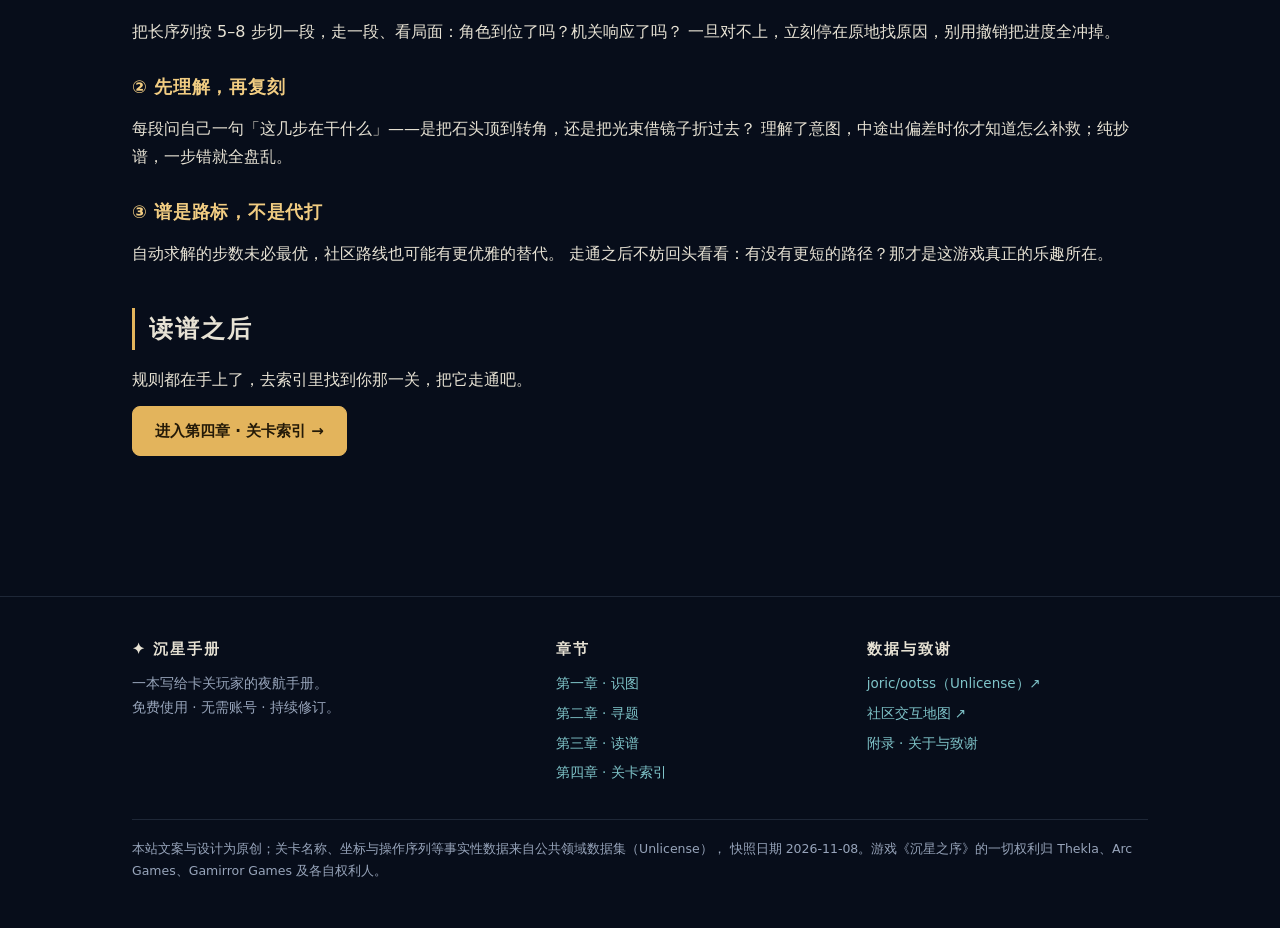
<file: notation.html>
<!DOCTYPE html>
<html lang="zh-Hans">
<head>
<meta charset="UTF-8">
<meta name="viewport" content="width=device-width, initial-scale=1">
<title>第三章 · 读谱 — 沉星手册</title>
<meta name="description" content="《沉星之序》解法记号详解：箭头与次数、X/C/V 动作代码、自动求解记录中的 F/B 说明。沉星手册第三章。">
<link rel="icon" type="image/svg+xml" href="assets/icon.svg">
<link rel="stylesheet" href="assets/style.css">
</head>
<body>

<header class="topbar">
  <div class="container topbar-inner">
    <a class="brand" href="index.html"><span class="star">✦</span>沉星手册<small>SINKING STAR HANDBOOK</small></a>
    <button class="nav-toggle" aria-label="打开目录">☰</button>
    <nav class="nav">
      <a href="map.html">识图</a>
      <a href="find.html">寻题</a>
      <a href="notation.html" aria-current="page">读谱</a>
      <a href="levels.html">关卡索引</a>
      <a href="about.html">附录</a>
      <a class="nav-cta" href="levels.html">查一关 →</a>
    </nav>
  </div>
</header>

<div class="container">
  <div class="page-head">
    <div class="chapter-mark">第 三 章</div>
    <h1>读谱 · 箭头、次数与动作代码</h1>
    <p class="lede">
      社区解法是一串紧凑的字母与数字。这章把每个记号拆开讲，
      再说清自动求解记录里两个特殊符号的来历——读懂了再动手，比抄快得多。
    </p>
  </div>

  <div class="prose">

    <section>
      <h2>记号总表</h2>
      <div class="glyph-table">
        <div class="glyph"><div class="g">↑</div><div class="d"><b>U · 向上</b><span>字母 U 即「上」方向的移动</span></div></div>
        <div class="glyph"><div class="g">↓</div><div class="d"><b>D · 向下</b><span>字母 D 即「下」方向的移动</span></div></div>
        <div class="glyph"><div class="g">←</div><div class="d"><b>L · 向左</b><span>字母 L 即「左」方向的移动</span></div></div>
        <div class="glyph"><div class="g">→</div><div class="d"><b>R · 向右</b><span>字母 R 即「右」方向的移动</span></div></div>
        <div class="glyph"><div class="g">×n</div><div class="d"><b>数字 · 重复次数</b><span>紧跟字母后的数字表示连续执行几次，如 R2 = → ×2</span></div></div>
        <div class="glyph"><div class="g">X</div><div class="d"><b>X · 主要行动</b><span>推动、互动等核心动作，以游戏内实际按键为准</span></div></div>
        <div class="glyph"><div class="g">C</div><div class="d"><b>C · 切换角色</b><span>把操作权换给另一位可操作角色</span></div></div>
        <div class="glyph"><div class="g">V</div><div class="d"><b>V · 次要行动</b><span>次要动作键，同样以游戏内绑定为准</span></div></div>
        <div class="glyph"><div class="g">F / B</div><div class="d"><b>疑似「前 / 后」</b><span>仅见于自动求解记录，含义未证实，见下文</span></div></div>
      </div>
      <p style="color:var(--muted);font-size:14px;margin-top:16px">
        键位提示：社区播放器按 WASD / 方向键回放方向移动，X、C、V 对应同名键位；
        播放器里 Z 是撤销、R 是重置。你在游戏里完全可以自定义按键——
        谱上的字母只表示「方向」与「动作类型」，不锁定你的键位。
      </p>
    </section>

    <section>
      <h2>读一条真实的谱</h2>
      <p>
        以镜像群岛的第一关为例，社区数据里的原始记录是
        <code style="font-family:var(--mono);color:var(--gold-bright)">R2XL4XL6U</code>。
        按记号展开，一共六步：
      </p>
      <div class="moves" style="display:flex;flex-wrap:wrap;gap:8px;margin:16px 0">
        <span class="tok d" title="向右移动"><span class="zh">右</span><span class="key">R</span><span class="x">×2</span></span>
        <span class="tok a" title="主行动（推动 / 互动等核心动作）"><span class="zh">主行动</span><span class="key">X</span></span>
        <span class="tok d" title="向左移动"><span class="zh">左</span><span class="key">L</span><span class="x">×4</span></span>
        <span class="tok a" title="主行动（推动 / 互动等核心动作）"><span class="zh">主行动</span><span class="key">X</span></span>
        <span class="tok d" title="向左移动"><span class="zh">左</span><span class="key">L</span><span class="x">×6</span></span>
        <span class="tok d" title="向上移动"><span class="zh">上</span><span class="key">U</span></span>
      </div>
      <p>
        用人话说：向右走两格，执行一次主行动；向左回四格，再来一次主行动；
        继续向左六格，最后向上一步收尾。金色是移动、青色是行动按键、红色是存疑记号；
        鼠标悬停可看每个记号的完整说明。方向是棋盘视角的方向——
        建议先把镜头摆正、和截图对齐，再按谱走，镜头一歪，左右就全反了。
      </p>
    </section>

    <section>
      <h2>关于 F / B：一个诚实的存疑</h2>
      <p>
        翻开本手册索引里的自动求解记录，你会在少数序列中看到 <b>F</b> 与 <b>B</b> 两个字母。
        本手册核对过社区播放器的源码：它的键位表里只有 U、D、L、R、X、C、V，
        遇到 F、B 会直接跳过并给出警告。社区玩家录制的路线里，也从未出现过这两个字母。
      </p>
      <p>
        也就是说：F / B 只存在于程序求解的输出里，很可能是求解器对某种特殊局面
        （比如三维关卡的前后轴，或引擎内部的特殊步）的编码，但目前没有权威解释。
        本手册不做臆断，只给三条实用建议：
      </p>
      <ol>
        <li>含 F / B 的序列，优先到社区地图上找同关的玩家路线或视频替代；</li>
        <li>若只能用自动序列，把它当作「思路参考」而不是「操作清单」——跳过 F / B 逐步试；</li>
        <li>试出来了？欢迎把结论带回社区（joric/ootss 的仓库 Issue 区），让下一个玩家少走弯路。</li>
      </ol>
    </section>

    <section>
      <h2>三条使用心法</h2>
      <h3>① 分段验证，不要一口气抄完</h3>
      <p>
        把长序列按 5–8 步切一段，走一段、看局面：角色到位了吗？机关响应了吗？
        一旦对不上，立刻停在原地找原因，别用撤销把进度全冲掉。
      </p>
      <h3>② 先理解，再复刻</h3>
      <p>
        每段问自己一句「这几步在干什么」——是把石头顶到转角，还是把光束借镜子折过去？
        理解了意图，中途出偏差时你才知道怎么补救；纯抄谱，一步错就全盘乱。
      </p>
      <h3>③ 谱是路标，不是代打</h3>
      <p>
        自动求解的步数未必最优，社区路线也可能有更优雅的替代。
        走通之后不妨回头看看：有没有更短的路径？那才是这游戏真正的乐趣所在。
      </p>
    </section>

    <section>
      <h2>读谱之后</h2>
      <p>规则都在手上了，去索引里找到你那一关，把它走通吧。</p>
      <p><a class="btn btn-gold" href="levels.html">进入第四章 · 关卡索引 →</a></p>
    </section>

  </div>
</div>

<footer>
  <div class="container">
    <div class="foot-grid">
      <div>
        <h4>✦ 沉星手册</h4>
        <p style="margin:0">一本写给卡关玩家的夜航手册。<br>免费使用 · 无需账号 · 持续修订。</p>
      </div>
      <div>
        <h4>章节</h4>
        <ul>
          <li><a href="map.html">第一章 · 识图</a></li>
          <li><a href="find.html">第二章 · 寻题</a></li>
          <li><a href="notation.html">第三章 · 读谱</a></li>
          <li><a href="levels.html">第四章 · 关卡索引</a></li>
        </ul>
      </div>
      <div>
        <h4>数据与致谢</h4>
        <ul>
          <li><a href="https://github.com/joric/ootss" target="_blank" rel="noopener">joric/ootss（Unlicense）↗</a></li>
          <li><a href="https://joric.github.io/ootss/" target="_blank" rel="noopener">社区交互地图 ↗</a></li>
          <li><a href="about.html">附录 · 关于与致谢</a></li>
        </ul>
      </div>
    </div>
    <div class="foot-note">
      本站文案与设计为原创；关卡名称、坐标与操作序列等事实性数据来自公共领域数据集（Unlicense），
      快照日期 2026-11-08。游戏《沉星之序》的一切权利归 Thekla、Arc Games、Gamirror Games 及各自权利人。
    </div>
  </div>
</footer>

<script src="assets/main.js"></script>
</body>
</html>
</file>
<file: assets/style.css>
/* ============================================================
   沉星手册 · Sinking Star Handbook
   原创设计 —— 夜航手册风：墨蓝夜空 / 星金强调 / 书册排版
   ============================================================ */

:root {
  --ink: #070d1a;
  --ink-2: #0b1424;
  --ink-3: #101b30;
  --line: rgba(150, 172, 206, .16);
  --line-strong: rgba(150, 172, 206, .30);
  --text: #e7e2d4;
  --muted: #97a4ba;
  --faint: #6b7990;
  --gold: #e3b45c;
  --gold-bright: #f2cd82;
  --gold-soft: rgba(227, 180, 92, .13);
  --cyan: #7fc4c9;
  --cyan-soft: rgba(127, 196, 201, .12);
  --rose: #d98a8a;
  --green: #8fc9a0;
  --serif: "Noto Serif SC", "Source Han Serif SC", "STZhongsong", "SimSun", serif;
  --sans: system-ui, "Segoe UI", "Microsoft YaHei", "PingFang SC", sans-serif;
  --mono: "Cascadia Code", Consolas, "JetBrains Mono", monospace;
  --maxw: 1060px;
}

* { box-sizing: border-box; }

html { scroll-behavior: smooth; }

body {
  margin: 0;
  background: var(--ink);
  background-image:
    radial-gradient(1100px 500px at 80% -10%, rgba(52, 78, 130, .28), transparent 60%),
    radial-gradient(800px 420px at 8% 12%, rgba(34, 52, 92, .35), transparent 55%);
  color: var(--text);
  font-family: var(--sans);
  font-size: 16px;
  line-height: 1.75;
  -webkit-font-smoothing: antialiased;
}

a { color: var(--cyan); text-decoration: none; }
a:hover { color: #a8e0e4; }

::selection { background: rgba(227, 180, 92, .35); }

.container { max-width: var(--maxw); margin: 0 auto; padding: 0 22px; }

/* ---------- 顶部导航 ---------- */
.topbar {
  position: sticky;
  top: 0;
  z-index: 50;
  background: rgba(7, 13, 26, .88);
  backdrop-filter: blur(10px);
  border-bottom: 1px solid var(--line);
}
.topbar-inner {
  display: flex;
  align-items: center;
  gap: 18px;
  min-height: 60px;
}
.brand {
  display: flex;
  align-items: baseline;
  gap: 10px;
  color: var(--text);
  font-family: var(--serif);
  font-size: 19px;
  letter-spacing: .08em;
  white-space: nowrap;
}
.brand .star { color: var(--gold); font-size: 15px; }
.brand small {
  font-family: var(--sans);
  font-size: 10px;
  letter-spacing: .28em;
  color: var(--muted);
}
.nav {
  margin-left: auto;
  display: flex;
  gap: 4px;
  align-items: center;
}
.nav a {
  color: var(--muted);
  font-size: 14px;
  padding: 7px 11px;
  border-radius: 6px;
  border: 1px solid transparent;
}
.nav a:hover { color: var(--text); background: var(--ink-3); }
.nav a[aria-current="page"] {
  color: var(--gold-bright);
  border-color: var(--line-strong);
  background: var(--gold-soft);
}
.nav .nav-cta {
  color: var(--ink);
  background: var(--gold);
  font-weight: 600;
  border: none;
}
.nav .nav-cta:hover { background: var(--gold-bright); color: var(--ink); }
.nav-toggle {
  display: none;
  margin-left: auto;
  background: none;
  border: 1px solid var(--line-strong);
  color: var(--text);
  border-radius: 6px;
  font-size: 17px;
  padding: 5px 12px;
  cursor: pointer;
}

/* ---------- 首页英雄区 ---------- */
.hero {
  position: relative;
  overflow: hidden;
  border-bottom: 1px solid var(--line);
}
#starfield {
  position: absolute;
  inset: 0;
  width: 100%;
  height: 100%;
  display: block;
}
.hero-inner {
  position: relative;
  padding: 96px 0 84px;
  text-align: center;
}
.hero .eyebrow {
  font-size: 12px;
  letter-spacing: .5em;
  text-indent: .5em;
  color: var(--muted);
  text-transform: uppercase;
  margin-bottom: 20px;
}
.hero h1 {
  font-family: var(--serif);
  font-weight: 600;
  font-size: clamp(44px, 8vw, 76px);
  letter-spacing: .12em;
  margin: 0 0 6px;
  text-shadow: 0 0 42px rgba(227, 180, 92, .25);
}
.hero h1 .glow { color: var(--gold-bright); }
.hero .sub {
  font-family: var(--serif);
  color: var(--muted);
  font-size: clamp(15px, 2.4vw, 19px);
  letter-spacing: .3em;
  margin-bottom: 26px;
}
.hero .tagline {
  max-width: 560px;
  margin: 0 auto 34px;
  color: var(--text);
  font-size: 16.5px;
}
.hero .tagline em {
  font-style: normal;
  color: var(--gold-bright);
  font-family: var(--serif);
  letter-spacing: .06em;
}
.hero-actions { display: flex; gap: 14px; justify-content: center; flex-wrap: wrap; }

/* 沉星动画 */
.sink-scene {
  position: absolute;
  right: 9%;
  bottom: 0;
  width: 150px;
  height: 210px;
  pointer-events: none;
  opacity: .9;
}
.sink-star {
  position: absolute;
  left: 50%;
  top: 0;
  width: 17px;
  height: 17px;
  background: var(--gold-bright);
  clip-path: polygon(50% 0, 62% 38%, 100% 50%, 62% 62%, 50% 100%, 38% 62%, 0 50%, 38% 38%);
  filter: drop-shadow(0 0 12px rgba(242, 205, 130, .9));
  animation: sink 11s ease-in infinite;
}
.sink-star::after {
  content: "";
  position: absolute;
  inset: -6px;
  background: radial-gradient(circle, rgba(242, 205, 130, .5), transparent 70%);
  z-index: -1;
}
.sink-line {
  position: absolute;
  left: -40px;
  right: -40px;
  bottom: 34px;
  height: 1px;
  background: linear-gradient(90deg, transparent, var(--line-strong) 20%, var(--line-strong) 80%, transparent);
}
.sink-line::after {
  content: "";
  position: absolute;
  left: 10%;
  right: 10%;
  top: 9px;
  height: 1px;
  background: linear-gradient(90deg, transparent, rgba(127, 196, 201, .35), transparent);
}
@keyframes sink {
  0%   { transform: translate(-50%, 0); opacity: 0; }
  8%   { opacity: 1; }
  72%  { transform: translate(-50%, 118px); opacity: 1; }
  86%  { transform: translate(-50%, 140px); opacity: .15; }
  100% { transform: translate(-50%, 150px); opacity: 0; }
}

/* ---------- 按钮 ---------- */
.btn {
  display: inline-flex;
  align-items: center;
  gap: 8px;
  padding: 11px 22px;
  border-radius: 8px;
  font-size: 15px;
  font-family: var(--sans);
  border: 1px solid var(--line-strong);
  color: var(--text);
  background: var(--ink-2);
  transition: transform .15s ease, background .15s ease;
}
.btn:hover { transform: translateY(-1px); background: var(--ink-3); color: var(--text); }
.btn-gold {
  background: var(--gold);
  border-color: var(--gold);
  color: #241a08;
  font-weight: 650;
}
.btn-gold:hover { background: var(--gold-bright); color: #241a08; }

/* ---------- 章节页头 ---------- */
.page-head { padding: 64px 0 8px; }
.chapter-mark {
  display: inline-flex;
  align-items: center;
  gap: 12px;
  color: var(--gold);
  font-family: var(--serif);
  font-size: 14px;
  letter-spacing: .34em;
  margin-bottom: 14px;
}
.chapter-mark::before,
.chapter-mark::after {
  content: "";
  height: 1px;
  width: 44px;
  background: linear-gradient(90deg, transparent, var(--gold));
}
.chapter-mark::after { background: linear-gradient(90deg, var(--gold), transparent); }
.page-head h1 {
  font-family: var(--serif);
  font-size: clamp(30px, 5vw, 44px);
  letter-spacing: .1em;
  margin: 0 0 12px;
}
.page-head .lede {
  color: var(--muted);
  max-width: 720px;
  font-size: 16.5px;
  margin: 4px 0 0;
}

/* ---------- 正文段落 ---------- */
.prose { padding: 26px 0 70px; }
.prose section { margin: 40px 0; }
.prose h2 {
  font-family: var(--serif);
  font-size: 24px;
  letter-spacing: .08em;
  margin: 0 0 16px;
  padding-left: 14px;
  border-left: 3px solid var(--gold);
}
.prose h3 {
  font-size: 17.5px;
  margin: 26px 0 10px;
  color: var(--gold-bright);
  letter-spacing: .04em;
}
.prose p { margin: 12px 0; color: var(--text); }
.prose ul, .prose ol { padding-left: 1.5em; }
.prose li { margin: 7px 0; }
.prose li::marker { color: var(--gold); }
.note {
  border: 1px solid var(--line);
  border-left: 3px solid var(--cyan);
  background: var(--cyan-soft);
  border-radius: 0 8px 8px 0;
  padding: 14px 18px;
  color: var(--text);
  font-size: 15px;
  margin: 18px 0;
}
.note.gold { border-left-color: var(--gold); background: var(--gold-soft); }
.note b { color: var(--gold-bright); }

/* ---------- 卡片网格 ---------- */
.grid { display: grid; gap: 16px; }
.grid-2 { grid-template-columns: repeat(2, 1fr); }
.grid-3 { grid-template-columns: repeat(3, 1fr); }
.grid-5 { grid-template-columns: repeat(5, 1fr); }
.card {
  border: 1px solid var(--line);
  background: linear-gradient(180deg, var(--ink-2), rgba(11, 20, 36, .55));
  border-radius: 12px;
  padding: 22px;
  transition: border-color .15s ease, transform .15s ease;
}
.card:hover { border-color: var(--line-strong); transform: translateY(-2px); }
.card .num {
  font-family: var(--serif);
  color: var(--gold);
  font-size: 13px;
  letter-spacing: .3em;
  margin-bottom: 10px;
}
.card h3 {
  margin: 0 0 8px;
  font-family: var(--serif);
  font-size: 19px;
  letter-spacing: .06em;
}
.card h3 a { color: var(--text); }
.card h3 a:hover { color: var(--gold-bright); }
.card p { margin: 0; color: var(--muted); font-size: 14.5px; line-height: 1.7; }
.card .go {
  display: inline-block;
  margin-top: 12px;
  font-size: 13px;
  color: var(--cyan);
}

/* ---------- 数据速览 ---------- */
.stat-strip {
  display: grid;
  grid-template-columns: repeat(4, 1fr);
  gap: 1px;
  background: var(--line);
  border: 1px solid var(--line);
  border-radius: 12px;
  overflow: hidden;
}
.stat {
  background: var(--ink-2);
  padding: 20px 14px;
  text-align: center;
}
.stat .v {
  font-family: var(--serif);
  font-size: 32px;
  color: var(--gold-bright);
  line-height: 1.2;
}
.stat .k { color: var(--muted); font-size: 13px; letter-spacing: .12em; margin-top: 4px; }

/* ---------- 表格 ---------- */
.table-wrap {
  border: 1px solid var(--line);
  border-radius: 12px;
  overflow-x: auto;
  background: var(--ink-2);
}
table { width: 100%; border-collapse: collapse; font-size: 14.5px; min-width: 520px; }
thead th {
  text-align: left;
  font-weight: 600;
  color: var(--gold-bright);
  font-family: var(--serif);
  letter-spacing: .08em;
  padding: 12px 16px;
  border-bottom: 1px solid var(--line-strong);
  background: rgba(227, 180, 92, .06);
  white-space: nowrap;
}
tbody td { padding: 10px 16px; border-bottom: 1px solid var(--line); }
tbody tr:last-child td { border-bottom: none; }
tbody tr:hover td { background: rgba(150, 172, 206, .05); }
td.num, th.num { text-align: right; font-variant-numeric: tabular-nums; }
tr.total td {
  border-top: 1px solid var(--line-strong);
  color: var(--gold-bright);
  font-weight: 600;
  background: rgba(227, 180, 92, .05);
}

/* ---------- 符号表 ---------- */
.glyph-table { display: grid; grid-template-columns: repeat(3, 1fr); gap: 14px; }
.glyph {
  display: flex;
  gap: 14px;
  align-items: center;
  border: 1px solid var(--line);
  border-radius: 10px;
  padding: 14px 16px;
  background: var(--ink-2);
}
.glyph .g {
  flex: 0 0 52px;
  height: 52px;
  display: grid;
  place-items: center;
  border-radius: 8px;
  background: var(--gold-soft);
  border: 1px solid var(--line-strong);
  font-family: var(--mono);
  font-size: 21px;
  color: var(--gold-bright);
}
.glyph .d b { display: block; font-size: 15px; }
.glyph .d span { font-size: 13px; color: var(--muted); }

/* ---------- 关卡索引页 ---------- */
.toolbar {
  display: flex;
  flex-wrap: wrap;
  gap: 10px;
  align-items: center;
  padding: 14px 0 6px;
}
.search-box {
  flex: 1 1 260px;
  display: flex;
  align-items: center;
  gap: 10px;
  border: 1px solid var(--line-strong);
  background: var(--ink-2);
  border-radius: 9px;
  padding: 9px 14px;
}
.search-box input {
  flex: 1;
  background: none;
  border: none;
  outline: none;
  color: var(--text);
  font-size: 15px;
  font-family: var(--sans);
}
.search-box input::placeholder { color: var(--muted); }
select.filter {
  background: var(--ink-2);
  color: var(--text);
  border: 1px solid var(--line-strong);
  border-radius: 9px;
  padding: 9px 12px;
  font-size: 14px;
  font-family: var(--sans);
  outline: none;
}
.chips-bar { margin: 12px 0 4px; }
.chips-toggle {
  display: inline-flex;
  align-items: center;
  gap: 8px;
  border: 1px solid var(--line-strong);
  background: var(--ink-2);
  color: var(--muted);
  border-radius: 9px;
  padding: 8px 14px;
  font-size: 13.5px;
  cursor: pointer;
  font-family: var(--sans);
  transition: color .12s ease, border-color .12s ease;
}
.chips-toggle:hover { color: var(--text); }
.chips-toggle.on {
  color: var(--gold-bright);
  border-color: rgba(227, 180, 92, .5);
  background: var(--gold-soft);
}
.chips-toggle .caret { font-size: 10px; }
.chips {
  display: flex;
  flex-wrap: wrap;
  gap: 8px;
  margin: 10px 0 4px;
  padding: 14px;
  border: 1px dashed var(--line-strong);
  border-radius: 12px;
  background: rgba(11, 20, 36, .45);
}
.chips[hidden] { display: none; }
.chip {
  border: 1px solid var(--line);
  background: var(--ink-2);
  color: var(--muted);
  border-radius: 999px;
  padding: 4px 13px;
  font-size: 12.5px;
  cursor: pointer;
  transition: all .12s ease;
  font-family: var(--sans);
}
.chip:hover { color: var(--text); border-color: var(--line-strong); }
.chip.on {
  color: #241a08;
  background: var(--gold);
  border-color: var(--gold);
  font-weight: 600;
}
.result-meta { color: var(--muted); font-size: 13.5px; padding: 10px 2px; }
.lv-list {
  display: grid;
  border: 1px solid var(--line);
  border-radius: 12px;
  overflow: hidden;
  background: var(--ink-2);
}
.lv-row {
  display: flex;
  align-items: center;
  gap: 12px;
  padding: 11px 16px;
  border-bottom: 1px solid var(--line);
  cursor: pointer;
  transition: background .12s ease;
}
.lv-row:last-child { border-bottom: none; }
.lv-row:hover { background: rgba(150, 172, 206, .07); }
.lv-row.sel { background: var(--gold-soft); box-shadow: inset 3px 0 0 var(--gold); }
.lv-row .idx {
  flex: 0 0 46px;
  font-family: var(--mono);
  font-size: 11.5px;
  color: var(--faint);
  font-variant-numeric: tabular-nums;
}
.lv-row .nm {
  font-family: var(--mono);
  font-size: 15px;
  color: var(--text);
  white-space: nowrap;
  overflow: hidden;
  text-overflow: ellipsis;
}
.lv-row .wn {
  color: var(--muted);
  font-size: 12.5px;
  font-family: var(--sans);
  overflow: hidden;
  text-overflow: ellipsis;
  white-space: nowrap;
}
.lv-row .meta { margin-left: auto; display: flex; align-items: center; gap: 12px; white-space: nowrap; }
.lv-row .grp { color: var(--muted); font-size: 12px; letter-spacing: .02em; }
.lv-row .grp::before { content: "· "; color: var(--faint); }
.badge {
  font-size: 11.5px;
  border-radius: 999px;
  padding: 2px 10px;
  border: 1px solid var(--line-strong);
  letter-spacing: .04em;
}
.badge.comm { color: var(--green); border-color: rgba(143, 201, 160, .4); background: rgba(143, 201, 160, .08); }
.badge.auto { color: var(--cyan); border-color: rgba(127, 196, 201, .4); background: rgba(127, 196, 201, .08); }
.badge.none { color: var(--muted); }
.lv-detail {
  border: 1px solid var(--line-strong);
  background: linear-gradient(180deg, var(--ink-3), var(--ink-2));
  border-radius: 12px;
  padding: 20px 22px;
  margin: 14px 0;
}
.lv-detail .hd { display: flex; align-items: baseline; gap: 14px; flex-wrap: wrap; }
.lv-detail .hd h3 { margin: 0; font-family: var(--mono); font-size: 17px; }
.lv-detail .sub { color: var(--muted); font-size: 13px; }
.moves { display: flex; flex-wrap: wrap; gap: 8px; margin: 16px 0 6px; }
.tok {
  display: inline-flex;
  align-items: center;
  gap: 6px;
  border: 1px solid var(--line-strong);
  background: var(--ink);
  border-radius: 8px;
  padding: 6px 11px;
}
.tok .zh { font-family: var(--sans); font-size: 14px; font-weight: 600; color: var(--text); }
.tok .key {
  font-family: var(--mono);
  font-size: 10.5px;
  color: var(--muted);
  border: 1px solid var(--line);
  border-radius: 4px;
  padding: 1px 4px;
  line-height: 1.4;
}
.tok .x { font-family: var(--mono); color: var(--muted); font-size: 11.5px; }
.tok.d { border-color: rgba(227, 180, 92, .45); }
.tok.d .zh { color: var(--gold-bright); }
.tok.a { border-color: rgba(127, 196, 201, .4); }
.tok.a .zh { color: var(--cyan); }
.tok.w { border-color: rgba(217, 138, 138, .55); }
.tok.w .zh { color: var(--rose); }
.raw-line {
  font-family: var(--mono);
  font-size: 12.5px;
  color: var(--muted);
  word-break: break-all;
  margin-top: 10px;
}
.detail-actions { display: flex; gap: 10px; margin-top: 14px; flex-wrap: wrap; }
.mini-btn {
  border: 1px solid var(--line-strong);
  background: var(--ink-2);
  color: var(--text);
  border-radius: 7px;
  padding: 6px 14px;
  font-size: 13.5px;
  cursor: pointer;
  font-family: var(--sans);
}
.mini-btn:hover { background: var(--ink-3); }
.show-more { text-align: center; margin: 18px 0 40px; }

/* ---------- 页脚 ---------- */
footer {
  border-top: 1px solid var(--line);
  margin-top: 30px;
  padding: 40px 0 46px;
  color: var(--muted);
  font-size: 13.5px;
}
.foot-grid { display: grid; grid-template-columns: 1.4fr 1fr 1fr; gap: 30px; }
footer h4 {
  font-family: var(--serif);
  color: var(--text);
  letter-spacing: .14em;
  font-size: 14.5px;
  margin: 0 0 10px;
}
footer ul { list-style: none; margin: 0; padding: 0; }
footer li { margin: 6px 0; }
.foot-note {
  margin-top: 28px;
  padding-top: 18px;
  border-top: 1px solid var(--line);
  font-size: 12.5px;
  color: var(--muted);
  line-height: 1.8;
}

/* ---------- 响应式 ---------- */
@media (max-width: 880px) {
  .grid-3, .grid-5 { grid-template-columns: repeat(2, 1fr); }
  .stat-strip { grid-template-columns: repeat(2, 1fr); }
  .glyph-table { grid-template-columns: 1fr 1fr; }
  .foot-grid { grid-template-columns: 1fr; gap: 18px; }
  .sink-scene { display: none; }
  .nav {
    display: none;
    position: absolute;
    top: 60px;
    left: 0;
    right: 0;
    flex-direction: column;
    align-items: stretch;
    background: rgba(7, 13, 26, .97);
    border-bottom: 1px solid var(--line);
    padding: 10px 16px 16px;
  }
  .nav.open { display: flex; }
  .nav a { padding: 12px 14px; }
  .nav-toggle { display: inline-block; }
  .topbar-inner { position: relative; }
}
@media (max-width: 560px) {
  .grid-2 { grid-template-columns: 1fr; }
  .glyph-table { grid-template-columns: 1fr; }
  .lv-row .idx, .lv-row .grp { display: none; }
  .lv-row .wn { display: none; }
}
</file>
